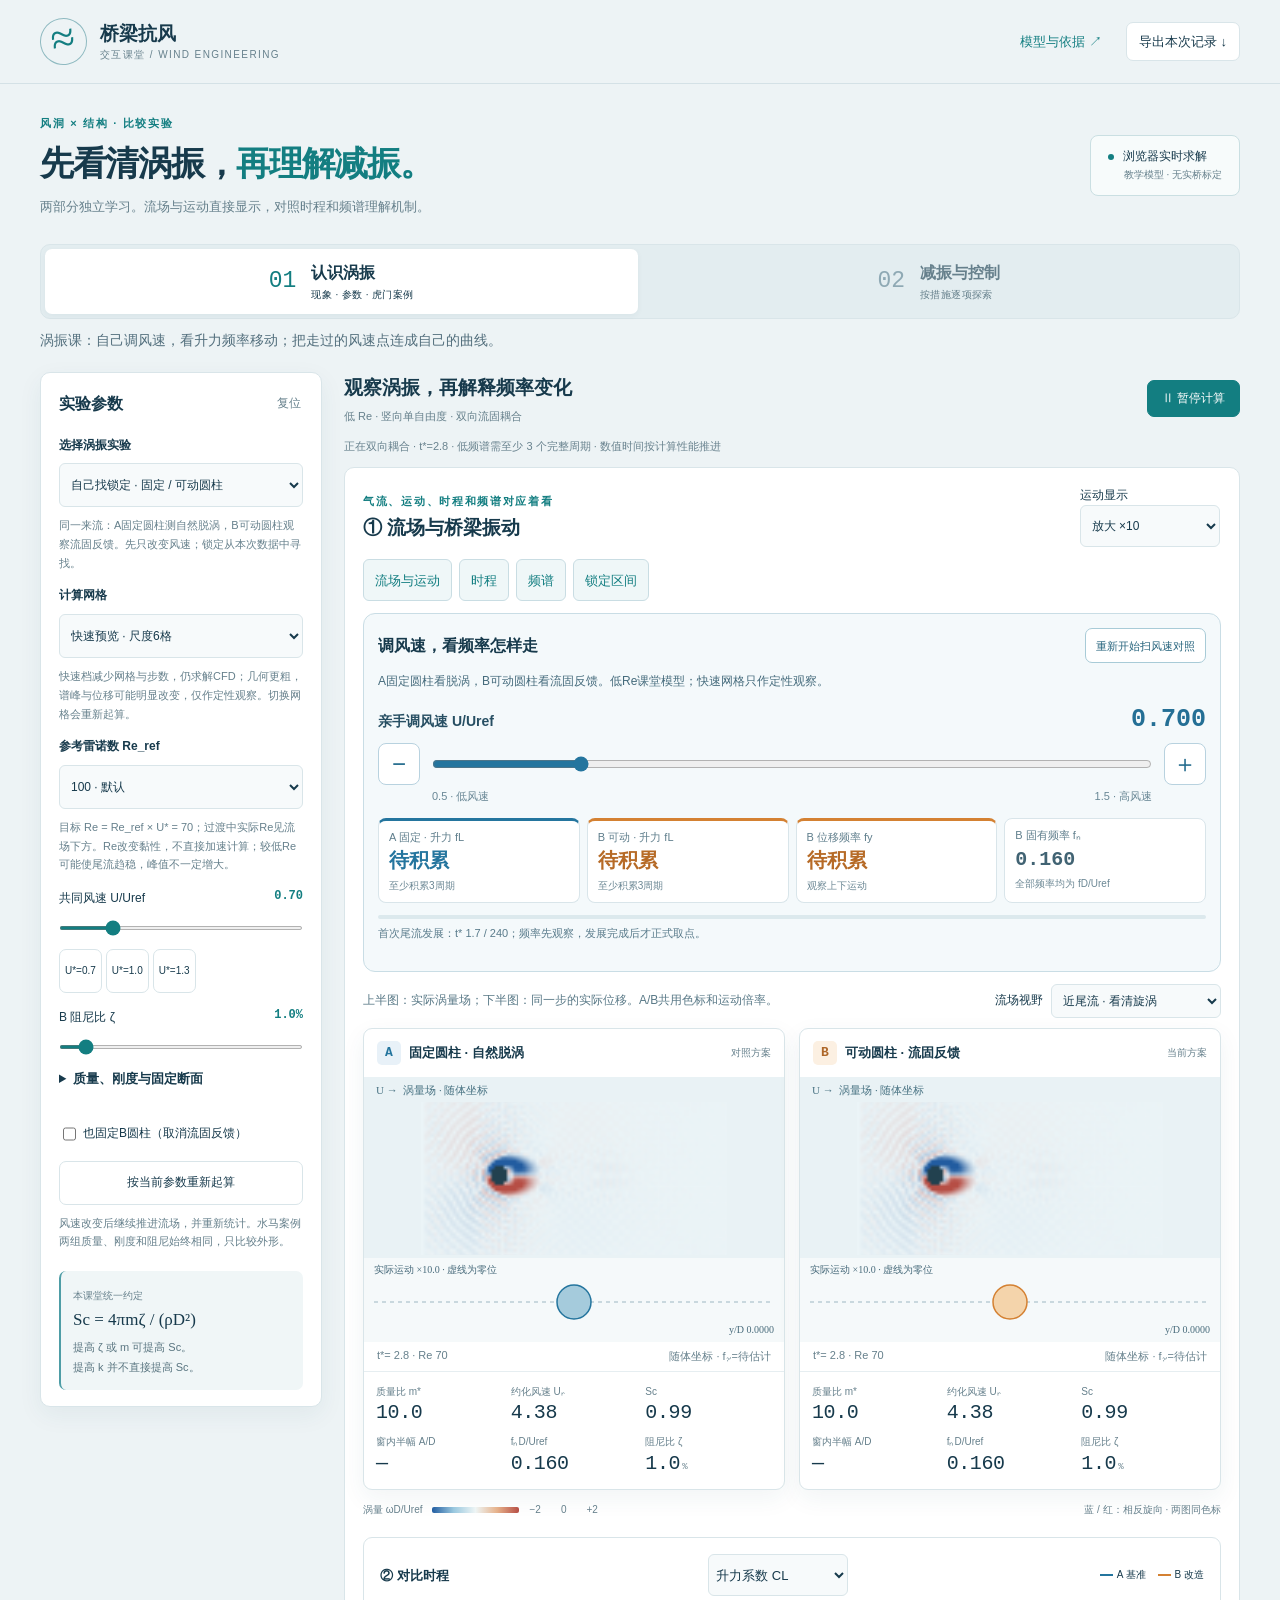
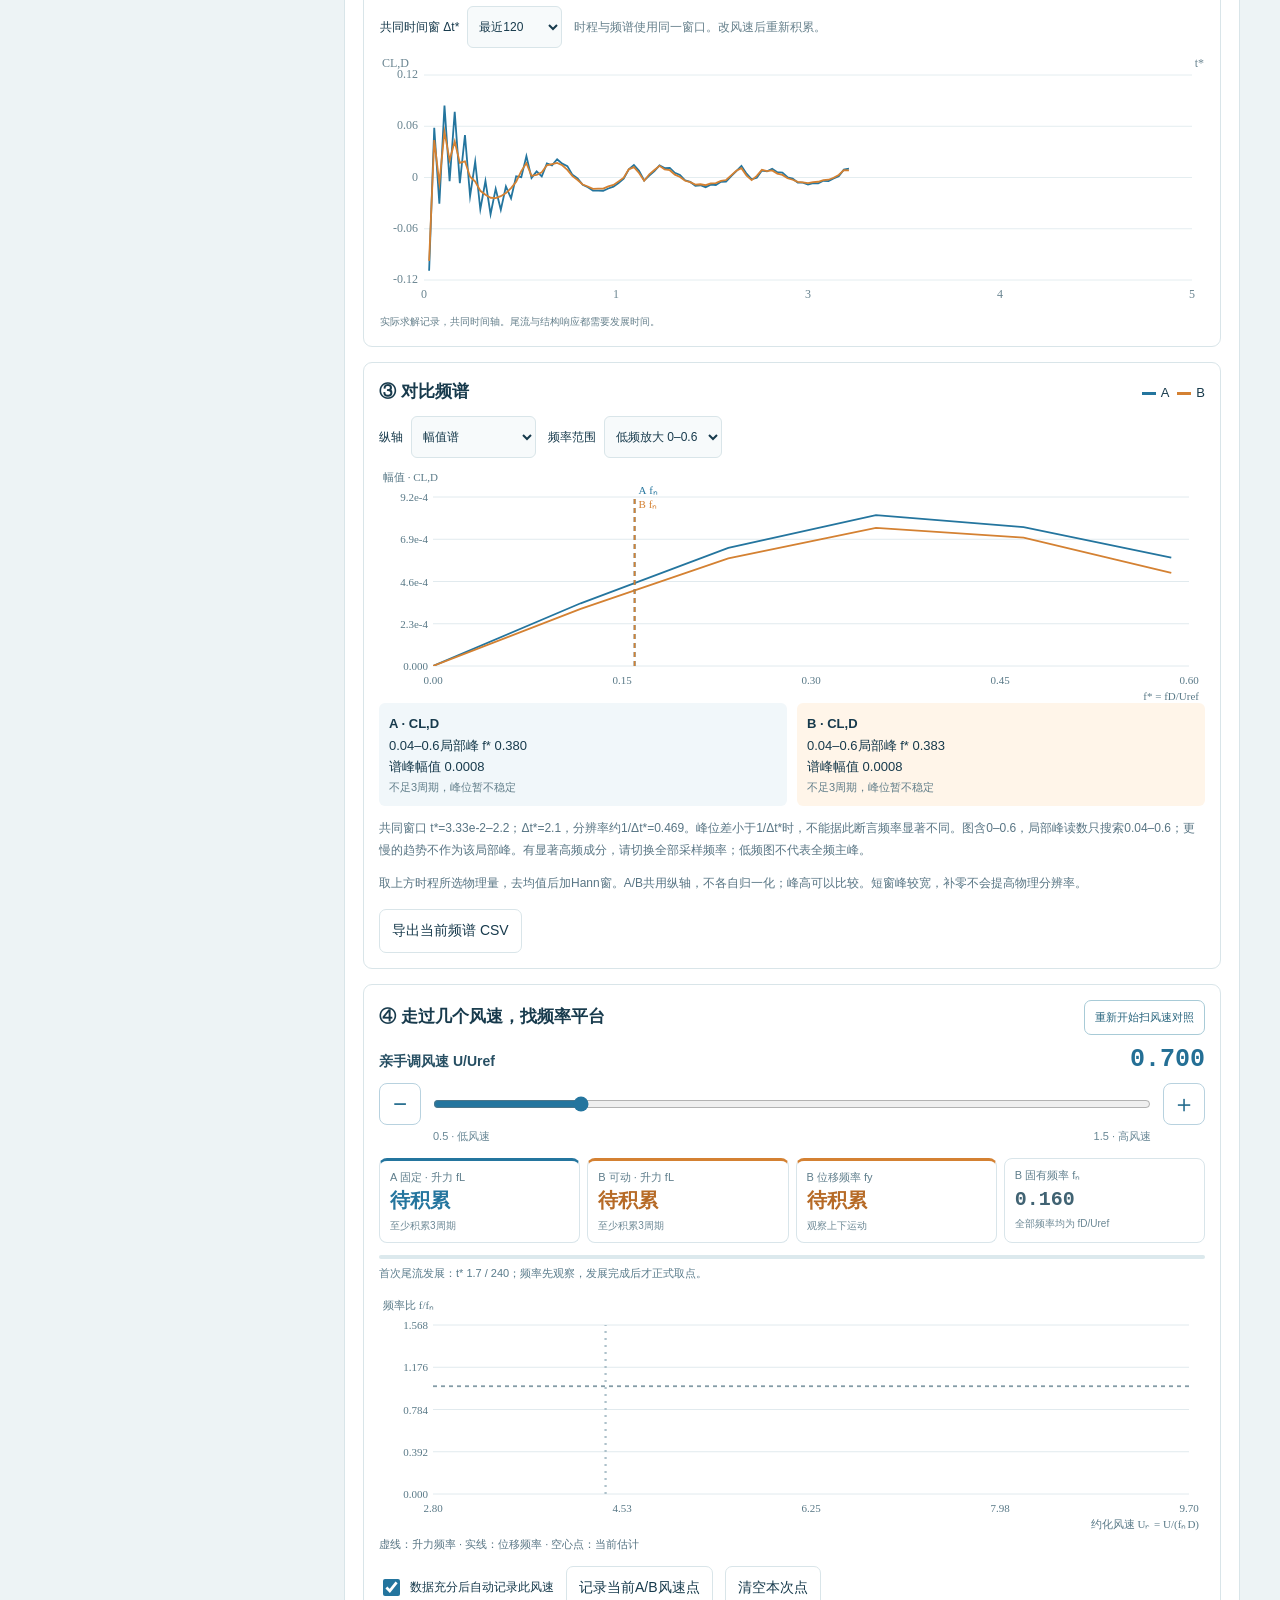
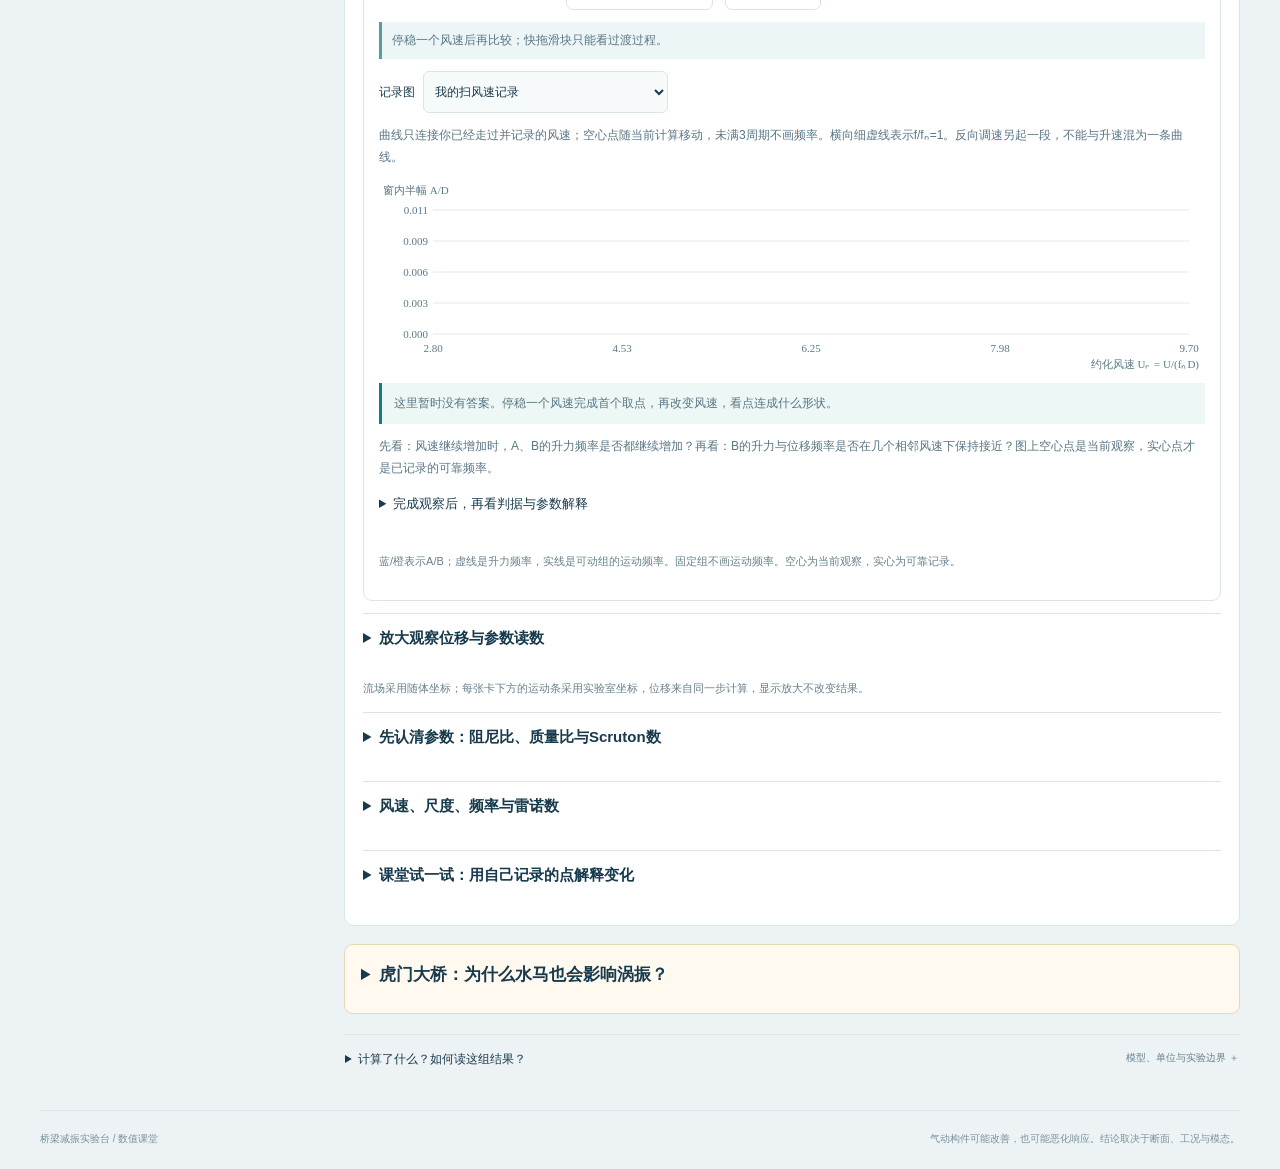
<file: index.html>
<!doctype html>
<html lang="zh-CN"><head><meta charset="UTF-8"><meta name="viewport" content="width=device-width,initial-scale=1"><meta name="description" content="桥梁抗风课堂的实时二维流场、梁有限元与涡振流固耦合比较实验。"><title>认识涡振 · 桥梁抗风交互课堂</title><link rel="stylesheet" href="style.css?v=20261027f"><link rel="stylesheet" href="active.css?v=20261027f"><link rel="stylesheet" href="spatial.css?v=20261027f"></head><body data-entry-mode="viv">
<header><a class="brand" href="./"><span class="brandmark">≈</span><span>桥梁抗风<span class="brand-sub">交互课堂 / WIND ENGINEERING</span></span></a><div class="top-actions"><a href="evidence.html" target="_blank">模型与依据 ↗</a><button id="export">导出本次记录 ↓</button></div></header>
<main><div class="intro"><div><p class="eyebrow">风洞 × 结构 · 比较实验</p><h1>先看清涡振，<em>再理解减振。</em></h1><p>两部分独立学习。流场与运动直接显示，对照时程和频谱理解机制。</p></div><div class="model-badge"><span class="live-dot"></span>浏览器实时求解<small>教学模型 · 无实桥标定</small></div></div>
<nav class="tabs course-tabs" aria-label="课程两部分"><button data-course="viv" class="active"><b>01</b><span>认识涡振<small>现象 · 参数 · 虎门案例</small></span></button><button data-course="mitigation"><b>02</b><span>减振与控制<small>按措施逐项探索</small></span></button></nav>
<nav id="mitigation-nav" class="subtabs" aria-label="选择减振方法" hidden><button data-mode="flow">气动措施</button><button data-mode="structure">阻尼与 TMD</button><button data-mode="spatial">空间索系</button><button data-mode="active">主动控制</button></nav>
<p id="course-intro" class="course-intro">先改变一个参数，观察位移与频率；再讨论为什么。</p>
<div class="mobile-tools"><button id="mobile-params" aria-expanded="false">调参数</button><button id="mobile-play">暂停 / 继续</button><button id="mobile-top">看运动</button></div>
<div class="workbench"><aside class="control-panel" id="main-controls"><button id="close-params" class="close-params">收起参数 ×</button>
<div class="panel-heading"><span class="label-b">B</span><h2>改造方案</h2><button id="reset" class="quiet">复位</button></div>
<section id="flow-controls"><label class="control-title" for="baseline">A 组对照断面</label><select id="baseline"><option value="rectangle">矩形箱梁 · 综合对照</option><option value="matched" selected>匹配流线母型 · 隔离附件影响</option></select><p id="baseline-note" class="helper"></p><label class="control-title" for="shape">选择断面或附属构件</label><div class="shape-grid" id="shape-grid"></div><p id="shape-note" class="helper"></p><label id="coarse-attachment-row" class="check" hidden><input type="checkbox" id="coarse-attachment"> 运行放大构件数值示教（非实桥比例）</label><div id="stabilizer-options"><label class="control-title" for="stabilizer-position">中央稳定板布置</label><select id="stabilizer-position"><option value="upper">上中央 · 桥面中线</option><option value="lower">下中央 · 梁底中线</option><option value="both">上、下中央组合</option></select></div><label class="range-label" for="re">雷诺数 Re <output id="re-out">160</output></label><input id="re" type="range" min="60" max="220" step="20" value="160"><p class="helper">两组同一 Re、入口与网格。低 Re 用于分离流动示教；改变断面会重新启动两组实验。</p><label class="range-label" for="wind">映射风速 U <output id="wind-out">6.25 m/s</output></label><input id="wind" type="range" min="2" max="16" step=".25" value="6.25"><p class="helper">用于把 CFD 系数映射为示例桥梁荷载；固定 Re 改 U 同时改变等效黏度，非真实空气扫风速。</p><label class="control-title" for="field">流场显示</label><select id="field"><option value="omega">涡量 ωD/U</option><option value="pressure">压力系数 Cp</option><option value="speed">速度 |u|/U</option></select></section>
<section id="structure-controls" hidden><label class="control-title" for="device">减振装置</label><select id="device"><option value="none">不加装置</option><option value="viscous">附加黏滞阻尼（模态等效）</option><option value="tmd">调谐质量阻尼器 TMD</option></select><div id="viscous-control" hidden><label class="range-label" for="extra-damping">附加阻尼比 <output id="extra-damping-out">1.0%</output></label><input id="extra-damping" type="range" min="0" max="4" step=".1" value="1"></div><div id="tmd-controls" hidden><label class="range-label" for="tmd-mass">TMD 质量比 μ <output id="tmd-mass-out">2.0%</output></label><input id="tmd-mass" type="range" min=".5" max="5" step=".5" value="2"><label class="range-label" for="tmd-tune">调谐比 fₜ/f₁ <output id="tmd-tune-out">1.00</output></label><input id="tmd-tune" type="range" min=".7" max="1.3" step=".02" value="1"></div><label class="range-label" for="damping">结构阻尼比 ζ <output id="damping-out">0.50%</output></label><input id="damping" type="range" min=".1" max="4" step=".1" value=".5"><label class="range-label" for="stiffness">梁弯曲刚度 EI <output id="stiffness-out">1.00 ×</output></label><input id="stiffness" type="range" min=".5" max="3" step=".1" value="1"><label class="range-label" for="mass">单位长度质量 m <output id="mass-out">1.00 ×</output></label><input id="mass" type="range" min=".5" max="2" step=".1" value="1"><p class="helper">改变刚度或质量时保持输入阻尼比 ζ；不是保持阻尼系数 c。</p><div hidden><label class="check"><input type="checkbox" id="cross-cable"> 交叉索体系 · 等效约束</label><label class="check"><input type="checkbox" id="wind-cable"> 抗风索 · 等效约束</label><p class="helper">本页仅求竖弯。索以示例节点弹簧进入刚度矩阵；不计算真实预张力、侧向与扭转稳定性。</p></div><p class="helper">抗风索、交叉吊索与中央扣请在“空间索系”子页观察三维连接与振型。</p><label class="range-label" for="struct-wind">共同来流 U <output id="struct-wind-out">6.25 m/s</output></label><input id="struct-wind" type="range" min="1" max="24" step=".05" value="6.25"><div class="preset-row"><button id="preset-damping">只增阻尼</button><button id="preset-stiffness">只增刚度</button><button id="preset-tmd">TMD 调谐</button></div></section>
<section id="viv-controls" hidden><label class="control-title" for="viv-case">选择涡振实验</label><select id="viv-case"><option value="lockin" selected>自己找锁定 · 固定 / 可动圆柱</option><option value="bridge">流线箱梁 · 改阻尼</option><option value="waterbarrier">流线箱梁 · 加连续水马</option><option value="cylinder">圆柱 · 机理对照</option></select><p id="viv-case-note" class="helper"></p><label class="control-title" for="viv-resolution">计算网格</label><select id="viv-resolution"><option value="8">标准 · 尺度8格</option><option value="6" selected>快速预览 · 尺度6格</option></select><p class="helper">快速档减少网格与步数，仍求解CFD；几何更粗，谱峰与位移可能明显改变，仅作定性观察。切换网格会重新起算。</p><label class="control-title" for="viv-re-ref">参考雷诺数 Re_ref</label><select id="viv-re-ref"><option value="60">60 · 较强黏性</option><option value="80">80</option><option value="100" selected>100 · 默认</option><option value="120">120</option></select><p id="viv-re-note" class="helper"></p><label class="range-label" for="viv-u">共同风速 U/Uref <output id="viv-u-out">1.00</output></label><input id="viv-u" type="range" min=".5" max="1.5" step=".025" value=".7"><div class="preset-row"><button data-viv-speed=".7">U*=0.7</button><button data-viv-speed="1">U*=1.0</button><button data-viv-speed="1.3">U*=1.3</button></div><div class="viv-struct-adjust"><label class="range-label" for="viv-zeta">B 阻尼比 ζ <output id="viv-zeta-out">4.0%</output></label><input id="viv-zeta" type="range" min=".2" max="10" step=".2" value="1"><details class="parameter-detail"><summary>质量、刚度与固定断面</summary><label class="range-label" for="viv-mass">B 质量参数 m* <output id="viv-mass-out">10</output></label><input id="viv-mass" type="range" min="10" max="28" step="2" value="10"><label class="range-label" for="viv-stiffness">B 刚度 k/k₀ <output id="viv-stiffness-out">1.00</output></label><input id="viv-stiffness" type="range" min=".7" max="2" step=".1" value="1"><p id="viv-mass-note" class="helper"></p></details></div><label class="check"><input type="checkbox" id="viv-fixed"> <span id="viv-fixed-label">也固定B圆柱（取消流固反馈）</span></label><button id="viv-restart" class="wide-btn">按当前参数重新起算</button><p class="helper">风速改变后继续推进流场，并重新统计。水马案例两组质量、刚度和阻尼始终相同，只比较外形。</p></section>
<div class="formula"><small>本课堂统一约定</small><strong>Sc = 4πmζ / (ρD²)</strong><span>提高 ζ 或 m 可提高 Sc。<br>提高 k 并不直接提高 Sc。</span></div>
</aside><div class="experiment"><div class="experiment-toolbar"><div><h2 id="experiment-title">同一来流，两种断面</h2><p id="experiment-subtitle">定截面二维 CFD → 单向驱动梁 FEM · 固定相同色标</p></div><button id="play" class="play">Ⅱ 暂停计算</button></div>
<div id="status" class="status" role="status">正在初始化流场…</div>
<section id="section-details" class="section-details" aria-label="桥梁断面构造放大图"><div class="section-heading"><h3>先看清构造，再比较流场</h3><span>横桥向剖面 · 桥梁纵向垂直屏幕</span></div><div class="section-detail-pair"><div id="section-a"></div><div id="section-b"></div></div><p id="section-explanation"></p><p class="section-resolution">下图 CFD 使用同一几何生成固壁网格。小圆、薄板和通道为粗网格示教适当放大，非施工尺寸。</p></section><div class="pair"><article class="view-card"><div class="view-heading"><span class="label-a">A</span><h3 id="title-a">基准箱梁</h3><span id="meta-a">原始方案</span></div><canvas id="view-a" aria-label="基准方案流场或结构变形"></canvas><div class="view-footer"><span id="time-a">t*=0</span><span id="view-label-a">实时涡量场</span></div><div class="metrics" id="metrics-a"></div></article><article class="view-card"><div class="view-heading"><span class="label-b">B</span><h3 id="title-b">中央稳定板</h3><span id="meta-b">改造方案</span></div><canvas id="view-b" aria-label="改造方案流场或结构变形"></canvas><div class="view-footer"><span id="time-b">t*=0</span><span id="view-label-b">实时涡量场</span></div><div class="metrics" id="metrics-b"></div></article></div>
<div class="legend-row"><span id="legend-caption">涡量 ωD/U</span><span class="ramp"></span><span id="legend-scale">−2　　0　　+2</span><span class="legend-note" id="scale-note">蓝 / 红：相反旋向 · 两图同色标</span></div>
<div class="analysis-grid"><article class="plot-card"><div class="plot-heading"><h3 id="chart-title">升力波动与响应</h3><div class="line-legend"><span class="a-line">A 基准</span><span class="b-line">B 改造</span></div></div><canvas id="chart" aria-label="两组实验的数值比较曲线"></canvas><p id="chart-caption">尾流需要发展时间。图中记录均来自正在推进的求解器。</p></article><article class="reading"><span class="eyebrow">从结果解释机制</span><h3 id="insight-title">先改变尾流，再讨论减振</h3><p id="insight"></p><div id="comparison" class="comparison">正在积累共同统计窗口</div><p id="comparison-note" class="helper"></p></article></div>
<details class="method"><summary>计算了什么？如何读这组结果？<span>模型、单位与实验边界 ＋</span></summary><div id="method-content"></div><p><a href="evidence.html" target="_blank">查看文献依据与更完整的教学说明 ↗</a></p></details>
</div></div><footer><span>桥梁减振实验台 / 数值课堂</span><span>气动构件可能改善，也可能恶化响应。结论取决于断面、工况与模态。</span></footer></main><div id="toast" role="status"></div>
<script src="section-geometry.js?v=20261024f"></script><script src="structure.js"></script><script src="viv-analysis.js?v=20261027f"></script><script src="spectrum.js?v=20261027f"></script><script src="active-control.js?v=20261027f"></script><script src="active-ui.js?v=20261027f"></script><script src="spatial-model.js?v=20261027f"></script><script src="spatial-ui.js?v=20261027f"></script><script src="section-reference.js?v=20261027f"></script><script src="learning.js?v=20261027f"></script><script src="lockin-reference.js?v=20261027f"></script><script src="viv-dashboard.js?v=20261027f"></script><script src="app.js?v=20261027f"></script></body></html>
</file>
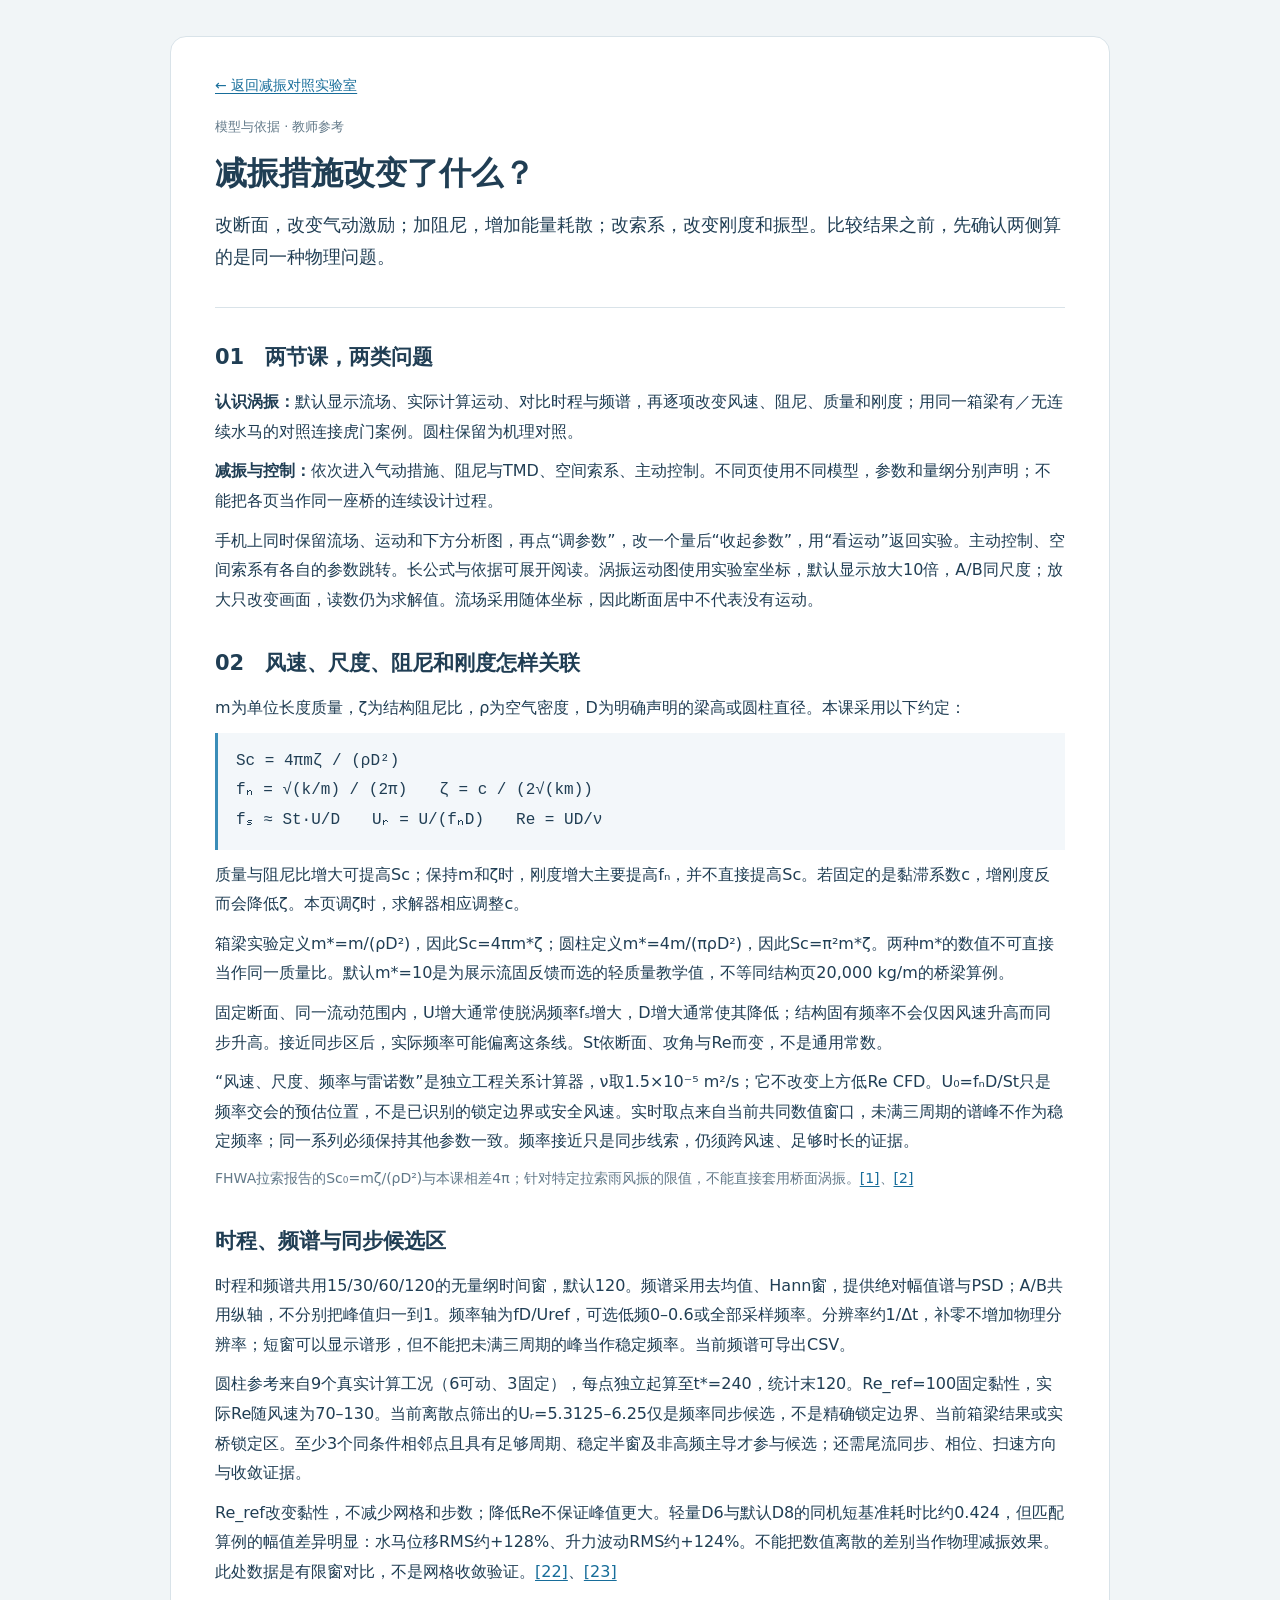
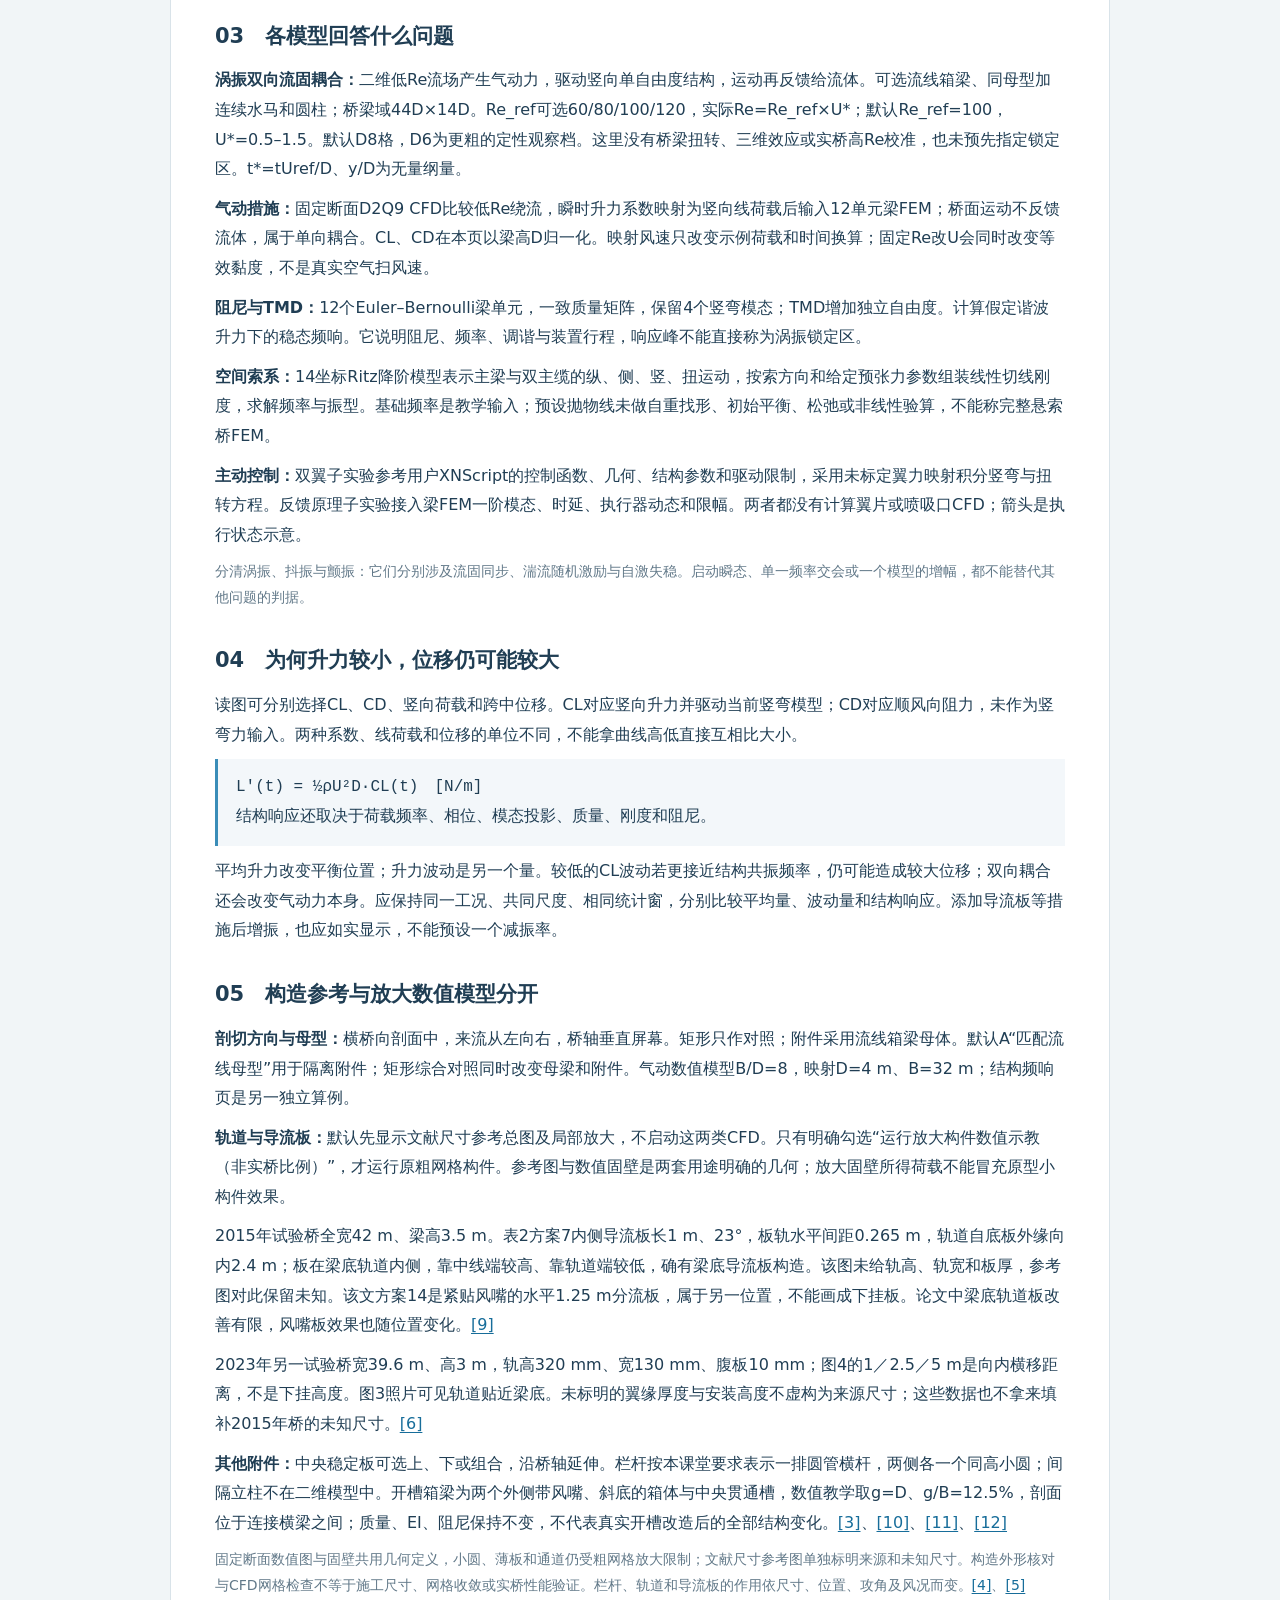
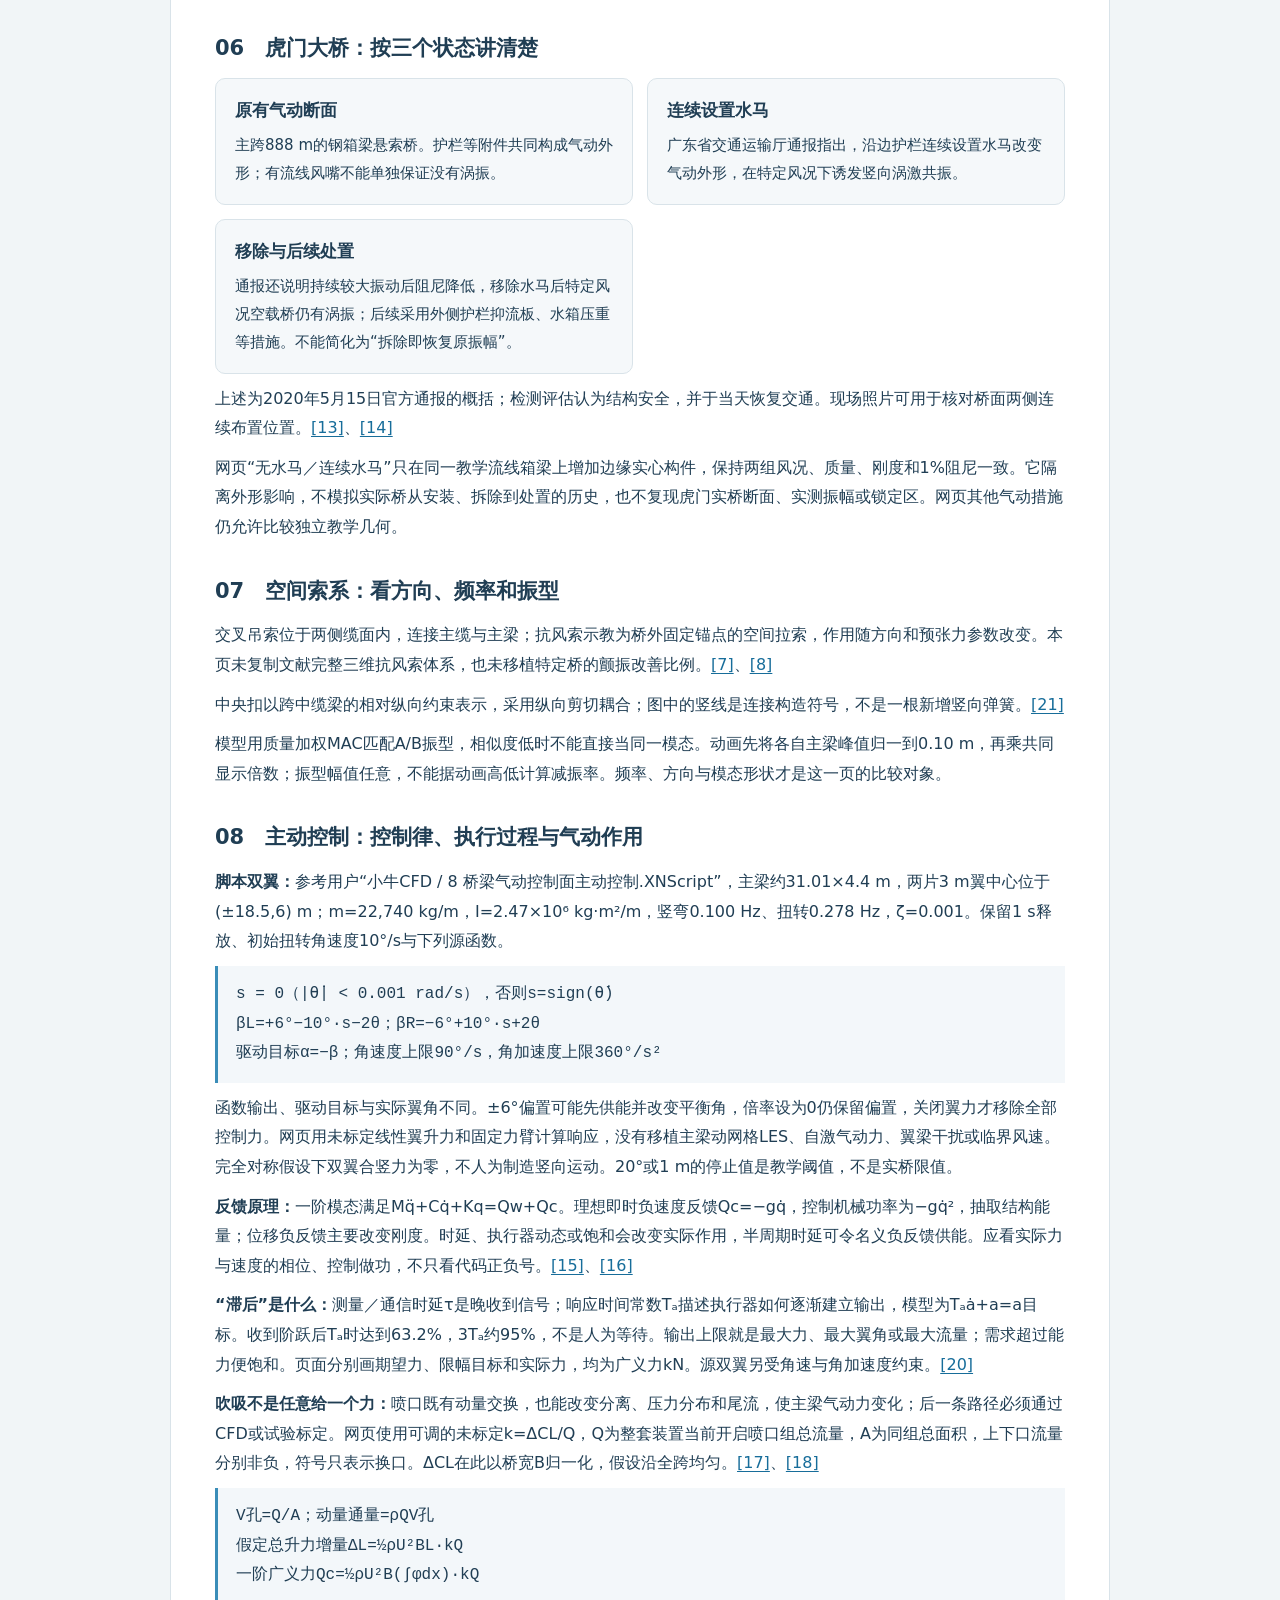
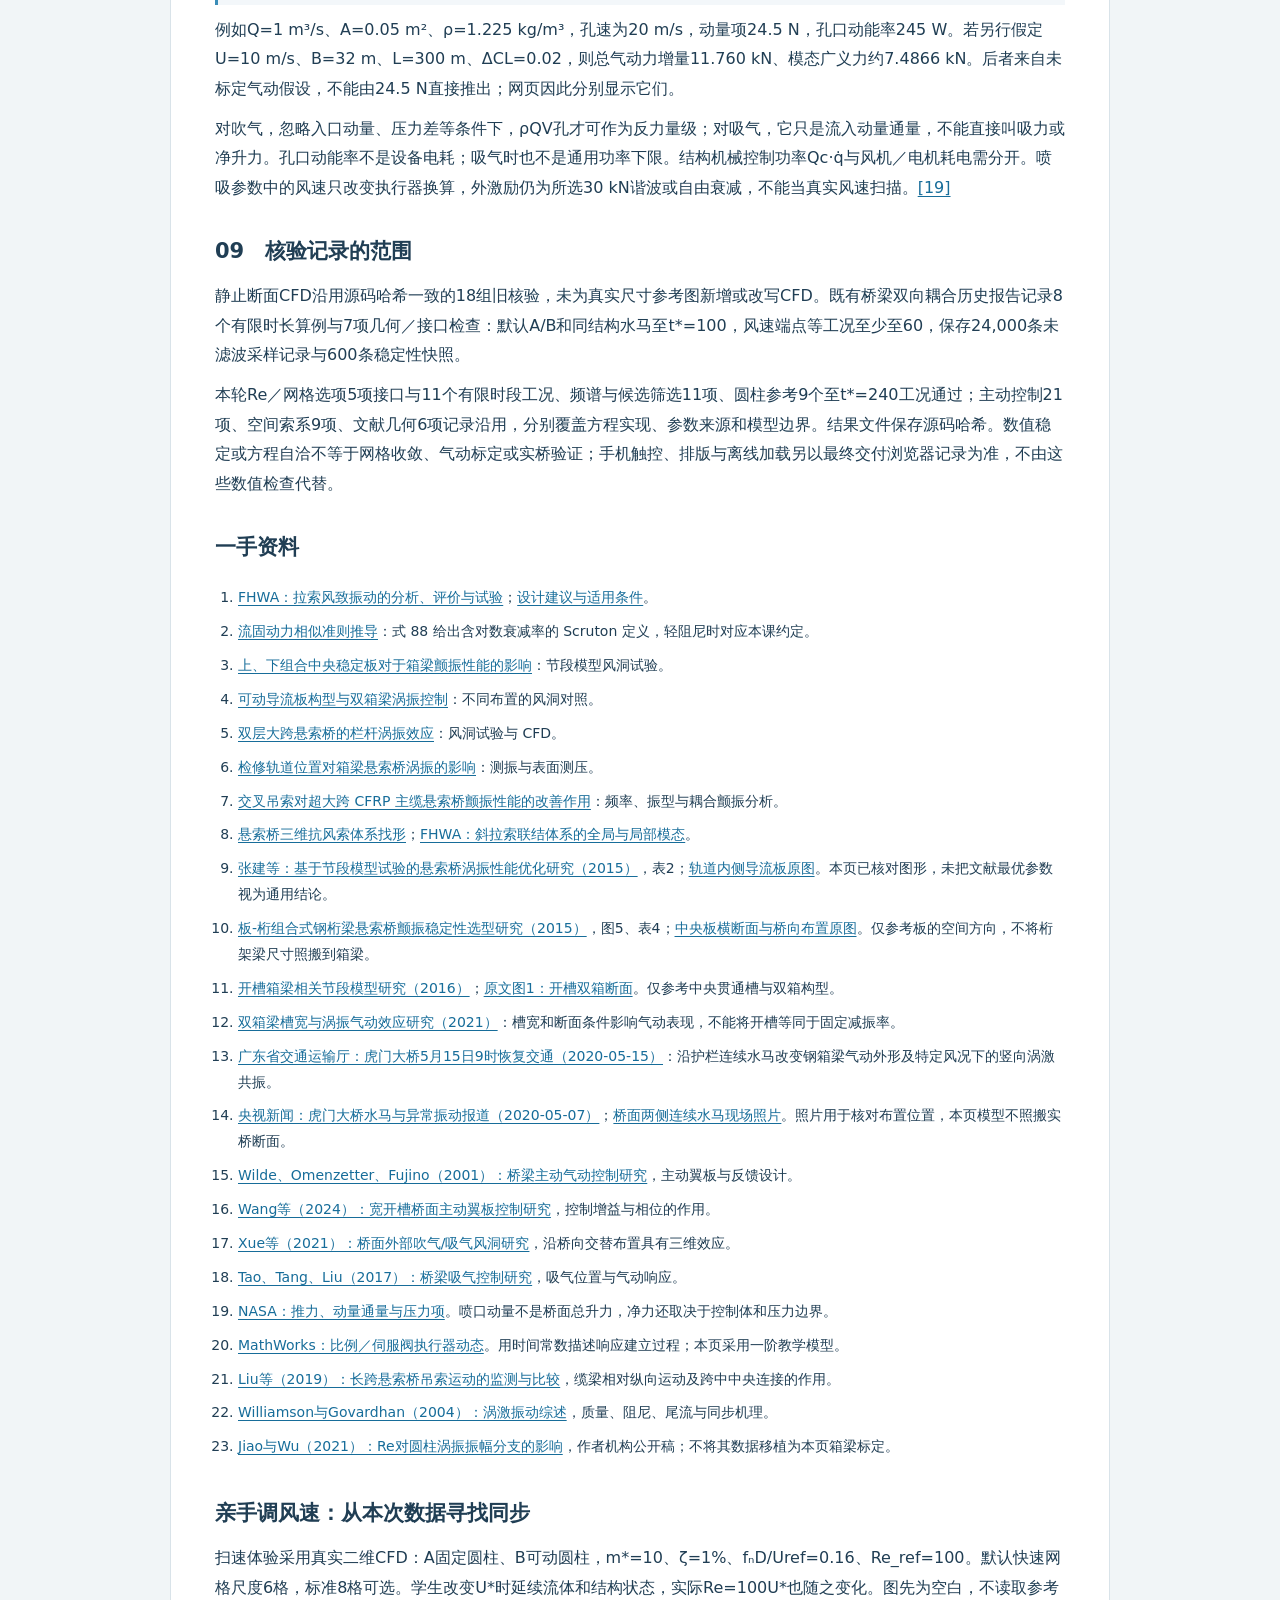
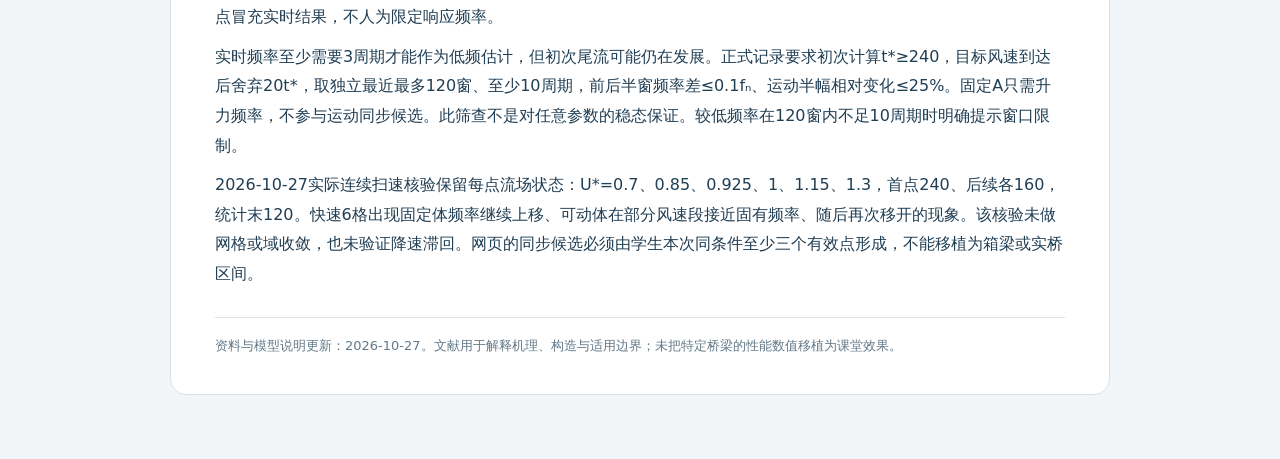
<file: evidence.html>
<!doctype html>
<html lang="zh-CN">
<head>
  <meta charset="utf-8">
  <meta name="viewport" content="width=device-width,initial-scale=1">
  <meta name="color-scheme" content="light">
  <title>模型与依据 · 桥梁减振对照实验室</title>
  <style>
    :root{--ink:#203e54;--muted:#627989;--line:#d9e3e9;--blue:#176d9a;--paper:#fff;--bg:#f1f5f7}
    *{box-sizing:border-box}body{margin:0;background:var(--bg);color:var(--ink);font:16px/1.85 system-ui,-apple-system,"Segoe UI","Microsoft YaHei",sans-serif}main{max-width:940px;margin:36px auto 64px;padding:36px 44px;background:var(--paper);border:1px solid var(--line);border-radius:16px}nav{font-size:14px}a{color:var(--blue);text-underline-offset:3px}a:focus-visible{outline:3px solid #75b9de;outline-offset:4px}header{border-bottom:1px solid var(--line);padding:16px 0 24px}h1{font-size:32px;line-height:1.3;margin:14px 0}h2{font-size:21px;margin:30px 0 10px}p{margin:10px 0}.lead{font-size:18px;line-height:1.8}.eyebrow,footer{font-size:13px;color:var(--muted)}.formula{padding:14px 18px;border-left:3px solid #3a8db8;background:#f3f7fa;overflow-wrap:anywhere;font-family:ui-monospace,"Cascadia Code",Consolas,monospace}.grid{display:grid;grid-template-columns:1fr 1fr;gap:14px}.card{padding:16px 19px;background:#f5f8fa;border:1px solid var(--line);border-radius:10px}.card h3{font-size:17px;margin:0 0 6px}.card p{font-size:15px;margin:0}.source-list{padding-left:23px;font-size:14px}.source-list li{padding:4px 0}.note{font-size:14px;color:var(--muted)}footer{margin-top:28px;padding-top:16px;border-top:1px solid var(--line)}@media(max-width:650px){main{margin:0;border:0;border-radius:0;padding:24px 20px 40px}h1{font-size:27px}.grid{grid-template-columns:1fr}body{font-size:15px}}
  </style>
</head>
<body>
<main>
  <nav><a href="index.html">← 返回减振对照实验室</a></nav>
  <header>
    <div class="eyebrow">模型与依据 · 教师参考</div>
    <h1>减振措施改变了什么？</h1>
    <p class="lead">改断面，改变气动激励；加阻尼，增加能量耗散；改索系，改变刚度和振型。比较结果之前，先确认两侧算的是同一种物理问题。</p>
  </header>

  <section aria-labelledby="courses">
    <h2 id="courses">01　两节课，两类问题</h2>
    <p><strong>认识涡振：</strong>默认显示流场、实际计算运动、对比时程与频谱，再逐项改变风速、阻尼、质量和刚度；用同一箱梁有／无连续水马的对照连接虎门案例。圆柱保留为机理对照。</p>
    <p><strong>减振与控制：</strong>依次进入气动措施、阻尼与TMD、空间索系、主动控制。不同页使用不同模型，参数和量纲分别声明；不能把各页当作同一座桥的连续设计过程。</p>
    <p>手机上同时保留流场、运动和下方分析图，再点“调参数”，改一个量后“收起参数”，用“看运动”返回实验。主动控制、空间索系有各自的参数跳转。长公式与依据可展开阅读。涡振运动图使用实验室坐标，默认显示放大10倍，A/B同尺度；放大只改变画面，读数仍为求解值。流场采用随体坐标，因此断面居中不代表没有运动。</p>
  </section>

  <section aria-labelledby="scruton">
    <h2 id="scruton">02　风速、尺度、阻尼和刚度怎样关联</h2>
    <p>m为单位长度质量，ζ为结构阻尼比，ρ为空气密度，D为明确声明的梁高或圆柱直径。本课采用以下约定：</p>
    <div class="formula">Sc = 4πmζ / (ρD²)<br>fₙ = √(k/m) / (2π)　　ζ = c / (2√(km))<br>fₛ ≈ St·U/D　　Uᵣ = U/(fₙD)　　Re = UD/ν</div>
    <p>质量与阻尼比增大可提高Sc；保持m和ζ时，刚度增大主要提高fₙ，并不直接提高Sc。若固定的是黏滞系数c，增刚度反而会降低ζ。本页调ζ时，求解器相应调整c。</p>
    <p>箱梁实验定义m*=m/(ρD²)，因此Sc=4πm*ζ；圆柱定义m*=4m/(πρD²)，因此Sc=π²m*ζ。两种m*的数值不可直接当作同一质量比。默认m*=10是为展示流固反馈而选的轻质量教学值，不等同结构页20,000 kg/m的桥梁算例。</p>
    <p>固定断面、同一流动范围内，U增大通常使脱涡频率fₛ增大，D增大通常使其降低；结构固有频率不会仅因风速升高而同步升高。接近同步区后，实际频率可能偏离这条线。St依断面、攻角与Re而变，不是通用常数。</p>
    <p>“风速、尺度、频率与雷诺数”是独立工程关系计算器，ν取1.5×10⁻⁵ m²/s；它不改变上方低Re CFD。U₀=fₙD/St只是频率交会的预估位置，不是已识别的锁定边界或安全风速。实时取点来自当前共同数值窗口，未满三周期的谱峰不作为稳定频率；同一系列必须保持其他参数一致。频率接近只是同步线索，仍须跨风速、足够时长的证据。</p>
    <p class="note">FHWA拉索报告的Sc₀=mζ/(ρD²)与本课相差4π；针对特定拉索雨风振的限值，不能直接套用桥面涡振。<a href="#ref1">[1]</a>、<a href="#ref2">[2]</a></p>
  </section>

  <section aria-labelledby="spectra">
    <h2 id="spectra">时程、频谱与同步候选区</h2>
    <p>时程和频谱共用15/30/60/120的无量纲时间窗，默认120。频谱采用去均值、Hann窗，提供绝对幅值谱与PSD；A/B共用纵轴，不分别把峰值归一到1。频率轴为fD/Uref，可选低频0–0.6或全部采样频率。分辨率约1/Δt，补零不增加物理分辨率；短窗可以显示谱形，但不能把未满三周期的峰当作稳定频率。当前频谱可导出CSV。</p>
    <p>圆柱参考来自9个真实计算工况（6可动、3固定），每点独立起算至t*=240，统计末120。Re_ref=100固定黏性，实际Re随风速为70–130。当前离散点筛出的Uᵣ=5.3125–6.25仅是频率同步候选，不是精确锁定边界、当前箱梁结果或实桥锁定区。至少3个同条件相邻点且具有足够周期、稳定半窗及非高频主导才参与候选；还需尾流同步、相位、扫速方向与收敛证据。</p>
    <p>Re_ref改变黏性，不减少网格和步数；降低Re不保证峰值更大。轻量D6与默认D8的同机短基准耗时比约0.424，但匹配算例的幅值差异明显：水马位移RMS约+128%、升力波动RMS约+124%。不能把数值离散的差别当作物理减振效果。此处数据是有限窗对比，不是网格收敛验证。<a href="#ref22">[22]</a>、<a href="#ref23">[23]</a></p>
  </section>

  <section aria-labelledby="models">
    <h2 id="models">03　各模型回答什么问题</h2>
    <p><strong>涡振双向流固耦合：</strong>二维低Re流场产生气动力，驱动竖向单自由度结构，运动再反馈给流体。可选流线箱梁、同母型加连续水马和圆柱；桥梁域44D×14D。Re_ref可选60/80/100/120，实际Re=Re_ref×U*；默认Re_ref=100，U*=0.5–1.5。默认D8格，D6为更粗的定性观察档。这里没有桥梁扭转、三维效应或实桥高Re校准，也未预先指定锁定区。t*=tUref/D、y/D为无量纲量。</p>
    <p><strong>气动措施：</strong>固定断面D2Q9 CFD比较低Re绕流，瞬时升力系数映射为竖向线荷载后输入12单元梁FEM；桥面运动不反馈流体，属于单向耦合。CL、CD在本页以梁高D归一化。映射风速只改变示例荷载和时间换算；固定Re改U会同时改变等效黏度，不是真实空气扫风速。</p>
    <p><strong>阻尼与TMD：</strong>12个Euler–Bernoulli梁单元，一致质量矩阵，保留4个竖弯模态；TMD增加独立自由度。计算假定谐波升力下的稳态频响。它说明阻尼、频率、调谐与装置行程，响应峰不能直接称为涡振锁定区。</p>
    <p><strong>空间索系：</strong>14坐标Ritz降阶模型表示主梁与双主缆的纵、侧、竖、扭运动，按索方向和给定预张力参数组装线性切线刚度，求解频率与振型。基础频率是教学输入；预设抛物线未做自重找形、初始平衡、松弛或非线性验算，不能称完整悬索桥FEM。</p>
    <p><strong>主动控制：</strong>双翼子实验参考用户XNScript的控制函数、几何、结构参数和驱动限制，采用未标定翼力映射积分竖弯与扭转方程。反馈原理子实验接入梁FEM一阶模态、时延、执行器动态和限幅。两者都没有计算翼片或喷吸口CFD；箭头是执行状态示意。</p>
    <p class="note">分清涡振、抖振与颤振：它们分别涉及流固同步、湍流随机激励与自激失稳。启动瞬态、单一频率交会或一个模型的增幅，都不能替代其他问题的判据。</p>
  </section>

  <section aria-labelledby="reading">
    <h2 id="reading">04　为何升力较小，位移仍可能较大</h2>
    <p>读图可分别选择CL、CD、竖向荷载和跨中位移。CL对应竖向升力并驱动当前竖弯模型；CD对应顺风向阻力，未作为竖弯力输入。两种系数、线荷载和位移的单位不同，不能拿曲线高低直接互相比大小。</p>
    <div class="formula">L′(t) = ½ρU²D·CL(t)　[N/m]<br>结构响应还取决于荷载频率、相位、模态投影、质量、刚度和阻尼。</div>
    <p>平均升力改变平衡位置；升力波动是另一个量。较低的CL波动若更接近结构共振频率，仍可能造成较大位移；双向耦合还会改变气动力本身。应保持同一工况、共同尺度、相同统计窗，分别比较平均量、波动量和结构响应。添加导流板等措施后增振，也应如实显示，不能预设一个减振率。</p>
  </section>

  <section aria-labelledby="section-construction">
    <h2 id="section-construction">05　构造参考与放大数值模型分开</h2>
    <p><strong>剖切方向与母型：</strong>横桥向剖面中，来流从左向右，桥轴垂直屏幕。矩形只作对照；附件采用流线箱梁母体。默认A“匹配流线母型”用于隔离附件；矩形综合对照同时改变母梁和附件。气动数值模型B/D=8，映射D=4 m、B=32 m；结构频响页是另一独立算例。</p>
    <p><strong>轨道与导流板：</strong>默认先显示文献尺寸参考总图及局部放大，不启动这两类CFD。只有明确勾选“运行放大构件数值示教（非实桥比例）”，才运行原粗网格构件。参考图与数值固壁是两套用途明确的几何；放大固壁所得荷载不能冒充原型小构件效果。</p>
    <p>2015年试验桥全宽42 m、梁高3.5 m。表2方案7内侧导流板长1 m、23°，板轨水平间距0.265 m，轨道自底板外缘向内2.4 m；板在梁底轨道内侧，靠中线端较高、靠轨道端较低，确有梁底导流板构造。该图未给轨高、轨宽和板厚，参考图对此保留未知。该文方案14是紧贴风嘴的水平1.25 m分流板，属于另一位置，不能画成下挂板。论文中梁底轨道板改善有限，风嘴板效果也随位置变化。<a href="#ref9">[9]</a></p>
    <p>2023年另一试验桥宽39.6 m、高3 m，轨高320 mm、宽130 mm、腹板10 mm；图4的1／2.5／5 m是向内横移距离，不是下挂高度。图3照片可见轨道贴近梁底。未标明的翼缘厚度与安装高度不虚构为来源尺寸；这些数据也不拿来填补2015年桥的未知尺寸。<a href="#ref6">[6]</a></p>
    <p><strong>其他附件：</strong>中央稳定板可选上、下或组合，沿桥轴延伸。栏杆按本课堂要求表示一排圆管横杆，两侧各一个同高小圆；间隔立柱不在二维模型中。开槽箱梁为两个外侧带风嘴、斜底的箱体与中央贯通槽，数值教学取g=D、g/B=12.5%，剖面位于连接横梁之间；质量、EI、阻尼保持不变，不代表真实开槽改造后的全部结构变化。<a href="#ref3">[3]</a>、<a href="#ref10">[10]</a>、<a href="#ref11">[11]</a>、<a href="#ref12">[12]</a></p>
    <p class="note">固定断面数值图与固壁共用几何定义，小圆、薄板和通道仍受粗网格放大限制；文献尺寸参考图单独标明来源和未知尺寸。构造外形核对与CFD网格检查不等于施工尺寸、网格收敛或实桥性能验证。栏杆、轨道和导流板的作用依尺寸、位置、攻角及风况而变。<a href="#ref4">[4]</a>、<a href="#ref5">[5]</a></p>
  </section>

  <section aria-labelledby="humen">
    <h2 id="humen">06　虎门大桥：按三个状态讲清楚</h2>
    <div class="grid">
      <article class="card"><h3>原有气动断面</h3><p>主跨888 m的钢箱梁悬索桥。护栏等附件共同构成气动外形；有流线风嘴不能单独保证没有涡振。</p></article>
      <article class="card"><h3>连续设置水马</h3><p>广东省交通运输厅通报指出，沿边护栏连续设置水马改变气动外形，在特定风况下诱发竖向涡激共振。</p></article>
      <article class="card"><h3>移除与后续处置</h3><p>通报还说明持续较大振动后阻尼降低，移除水马后特定风况空载桥仍有涡振；后续采用外侧护栏抑流板、水箱压重等措施。不能简化为“拆除即恢复原振幅”。</p></article>
    </div>
    <p>上述为2020年5月15日官方通报的概括；检测评估认为结构安全，并于当天恢复交通。现场照片可用于核对桥面两侧连续布置位置。<a href="#ref13">[13]</a>、<a href="#ref14">[14]</a></p>
    <p>网页“无水马／连续水马”只在同一教学流线箱梁上增加边缘实心构件，保持两组风况、质量、刚度和1%阻尼一致。它隔离外形影响，不模拟实际桥从安装、拆除到处置的历史，也不复现虎门实桥断面、实测振幅或锁定区。网页其他气动措施仍允许比较独立教学几何。</p>
  </section>

  <section aria-labelledby="spatial">
    <h2 id="spatial">07　空间索系：看方向、频率和振型</h2>
    <p>交叉吊索位于两侧缆面内，连接主缆与主梁；抗风索示教为桥外固定锚点的空间拉索，作用随方向和预张力参数改变。本页未复制文献完整三维抗风索体系，也未移植特定桥的颤振改善比例。<a href="#ref7">[7]</a>、<a href="#ref8">[8]</a></p>
    <p>中央扣以跨中缆梁的相对纵向约束表示，采用纵向剪切耦合；图中的竖线是连接构造符号，不是一根新增竖向弹簧。<a href="#ref21">[21]</a></p>
    <p>模型用质量加权MAC匹配A/B振型，相似度低时不能直接当同一模态。动画先将各自主梁峰值归一到0.10 m，再乘共同显示倍数；振型幅值任意，不能据动画高低计算减振率。频率、方向与模态形状才是这一页的比较对象。</p>
  </section>

  <section aria-labelledby="active-controls">
    <h2 id="active-controls">08　主动控制：控制律、执行过程与气动作用</h2>
    <p><strong>脚本双翼：</strong>参考用户“小牛CFD / 8 桥梁气动控制面主动控制.XNScript”，主梁约31.01×4.4 m，两片3 m翼中心位于(±18.5,6) m；m=22,740 kg/m，I=2.47×10⁶ kg·m²/m，竖弯0.100 Hz、扭转0.278 Hz，ζ=0.001。保留1 s释放、初始扭转角速度10°/s与下列源函数。</p>
    <div class="formula">s = 0（|θ̇| &lt; 0.001 rad/s），否则s=sign(θ̇)<br>βL=+6°−10°·s−2θ；βR=−6°+10°·s+2θ<br>驱动目标α=−β；角速度上限90°/s，角加速度上限360°/s²</div>
    <p>函数输出、驱动目标与实际翼角不同。±6°偏置可能先供能并改变平衡角，倍率设为0仍保留偏置，关闭翼力才移除全部控制力。网页用未标定线性翼升力和固定力臂计算响应，没有移植主梁动网格LES、自激气动力、翼梁干扰或临界风速。完全对称假设下双翼合竖力为零，不人为制造竖向运动。20°或1 m的停止值是教学阈值，不是实桥限值。</p>
    <p><strong>反馈原理：</strong>一阶模态满足Mq̈+Cq̇+Kq=Qw+Qc。理想即时负速度反馈Qc=−gq̇，控制机械功率为−gq̇²，抽取结构能量；位移负反馈主要改变刚度。时延、执行器动态或饱和会改变实际作用，半周期时延可令名义负反馈供能。应看实际力与速度的相位、控制做功，不只看代码正负号。<a href="#ref15">[15]</a>、<a href="#ref16">[16]</a></p>
    <p><strong>“滞后”是什么：</strong>测量／通信时延τ是晚收到信号；响应时间常数Tₐ描述执行器如何逐渐建立输出，模型为Tₐȧ+a=a目标。收到阶跃后Tₐ时达到63.2%，3Tₐ约95%，不是人为等待。输出上限就是最大力、最大翼角或最大流量；需求超过能力便饱和。页面分别画期望力、限幅目标和实际力，均为广义力kN。源双翼另受角速与角加速度约束。<a href="#ref20">[20]</a></p>
    <p><strong>吹吸不是任意给一个力：</strong>喷口既有动量交换，也能改变分离、压力分布和尾流，使主梁气动力变化；后一条路径必须通过CFD或试验标定。网页使用可调的未标定k=ΔCL/Q，Q为整套装置当前开启喷口组总流量，A为同组总面积，上下口流量分别非负，符号只表示换口。ΔCL在此以桥宽B归一化，假设沿全跨均匀。<a href="#ref17">[17]</a>、<a href="#ref18">[18]</a></p>
    <div class="formula">V孔=Q/A；动量通量=ρQV孔<br>假定总升力增量ΔL=½ρU²BL·kQ<br>一阶广义力Qc=½ρU²B(∫φdx)·kQ</div>
    <p>例如Q=1 m³/s、A=0.05 m²、ρ=1.225 kg/m³，孔速为20 m/s，动量项24.5 N，孔口动能率245 W。若另行假定U=10 m/s、B=32 m、L=300 m、ΔCL=0.02，则总气动力增量11.760 kN、模态广义力约7.4866 kN。后者来自未标定气动假设，不能由24.5 N直接推出；网页因此分别显示它们。</p>
    <p>对吹气，忽略入口动量、压力差等条件下，ρQV孔才可作为反力量级；对吸气，它只是流入动量通量，不能直接叫吸力或净升力。孔口动能率不是设备电耗；吸气时也不是通用功率下限。结构机械控制功率Qc·q̇与风机／电机耗电需分开。喷吸参数中的风速只改变执行器换算，外激励仍为所选30 kN谐波或自由衰减，不能当真实风速扫描。<a href="#ref19">[19]</a></p>
  </section>

  <section aria-labelledby="verification">
    <h2 id="verification">09　核验记录的范围</h2>
    <p>静止断面CFD沿用源码哈希一致的18组旧核验，未为真实尺寸参考图新增或改写CFD。既有桥梁双向耦合历史报告记录8个有限时长算例与7项几何／接口检查：默认A/B和同结构水马至t*=100，风速端点等工况至少至60，保存24,000条未滤波采样记录与600条稳定性快照。</p>
    <p>本轮Re／网格选项5项接口与11个有限时段工况、频谱与候选筛选11项、圆柱参考9个至t*=240工况通过；主动控制21项、空间索系9项、文献几何6项记录沿用，分别覆盖方程实现、参数来源和模型边界。结果文件保存源码哈希。数值稳定或方程自洽不等于网格收敛、气动标定或实桥验证；手机触控、排版与离线加载另以最终交付浏览器记录为准，不由这些数值检查代替。</p>
  </section>

  <section aria-labelledby="sources">
    <h2 id="sources">一手资料</h2>
    <ol class="source-list">
      <li id="ref1"><a href="https://www.fhwa.dot.gov/publications/research/infrastructure/bridge/05083/chap3.cfm" target="_blank" rel="noopener noreferrer">FHWA：拉索风致振动的分析、评价与试验</a>；<a href="https://www.fhwa.dot.gov/publications/research/infrastructure/bridge/05083/chap4.cfm" target="_blank" rel="noopener noreferrer">设计建议与适用条件</a>。</li>
      <li id="ref2"><a href="https://link.springer.com/article/10.1007/s43452-022-00547-w" target="_blank" rel="noopener noreferrer">流固动力相似准则推导</a>：式 88 给出含对数衰减率的 Scruton 定义，轻阻尼时对应本课约定。</li>
      <li id="ref3"><a href="https://zgglxb.chd.edu.cn/CN/Y2017/V30/I7/86" target="_blank" rel="noopener noreferrer">上、下组合中央稳定板对于箱梁颤振性能的影响</a>：节段模型风洞试验。</li>
      <li id="ref4"><a href="https://www.sciencedirect.com/science/article/pii/S0141029623001761" target="_blank" rel="noopener noreferrer">可动导流板构型与双箱梁涡振控制</a>：不同布置的风洞对照。</li>
      <li id="ref5"><a href="https://www.mdpi.com/2076-3417/13/16/9314" target="_blank" rel="noopener noreferrer">双层大跨悬索桥的栏杆涡振效应</a>：风洞试验与 CFD。</li>
      <li id="ref6"><a href="https://www.frontiersin.org/journals/built-environment/articles/10.3389/fbuil.2023.1264996/full" target="_blank" rel="noopener noreferrer">检修轨道位置对箱梁悬索桥涡振的影响</a>：测振与表面测压。</li>
      <li id="ref7"><a href="https://manu36.magtech.com.cn/Jwk_tmgcxb/CN/abstract/abstract348.shtml" target="_blank" rel="noopener noreferrer">交叉吊索对超大跨 CFRP 主缆悬索桥颤振性能的改善作用</a>：频率、振型与耦合颤振分析。</li>
      <li id="ref8"><a href="https://ascelibrary.org/doi/10.1061/%28ASCE%29BE.1943-5592.0001942" target="_blank" rel="noopener noreferrer">悬索桥三维抗风索体系找形</a>；<a href="https://www.fhwa.dot.gov/publications/research/infrastructure/bridge/05084/" target="_blank" rel="noopener noreferrer">FHWA：斜拉索联结体系的全局与局部模态</a>。</li>
      <li id="ref9"><a href="https://html.rhhz.net/SYLTLX/html/2015-2-48.htm" target="_blank" rel="noopener noreferrer">张建等：基于节段模型试验的悬索桥涡振性能优化研究（2015）</a>，表2；<a href="https://html.rhhz.net/SYLTLX/html/PIC/2015-2-48-T2.jpg" target="_blank" rel="noopener noreferrer">轨道内侧导流板原图</a>。本页已核对图形，未把文献最优参数视为通用结论。</li>
      <li id="ref10"><a href="https://html.rhhz.net/SYLTLX/html/2015-4-52.htm" target="_blank" rel="noopener noreferrer">板-桁组合式钢桁梁悬索桥颤振稳定性选型研究（2015）</a>，图5、表4；<a href="https://html.rhhz.net/SYLTLX/html/PIC/20150407-5.jpg" target="_blank" rel="noopener noreferrer">中央板横断面与桥向布置原图</a>。仅参考板的空间方向，不将桁架梁尺寸照搬到箱梁。</li>
      <li id="ref11"><a href="https://html.rhhz.net/SYLTLX/html/2016-1-68.htm" target="_blank" rel="noopener noreferrer">开槽箱梁相关节段模型研究（2016）</a>；<a href="https://html.rhhz.net/SYLTLX/html/PIC/2016-1-68-1.jpg" target="_blank" rel="noopener noreferrer">原文图1：开槽双箱断面</a>。仅参考中央贯通槽与双箱构型。</li>
      <li id="ref12"><a href="https://www.sciencedirect.com/science/article/pii/S0889974621001638" target="_blank" rel="noopener noreferrer">双箱梁槽宽与涡振气动效应研究（2021）</a>：槽宽和断面条件影响气动表现，不能将开槽等同于固定减振率。</li>
      <li id="ref13"><a href="https://td.gd.gov.cn/gkmlpt/content/2/2994/post_2994913.html?jump=false" target="_blank" rel="noopener noreferrer">广东省交通运输厅：虎门大桥5月15日9时恢复交通（2020-05-15）</a>：沿护栏连续水马改变钢箱梁气动外形及特定风况下的竖向涡激共振。</li>
      <li id="ref14"><a href="https://news.cctv.com/2020/05/07/ARTIDDEQRCHs9yC4O6yxHYtu200507.shtml" target="_blank" rel="noopener noreferrer">央视新闻：虎门大桥水马与异常振动报道（2020-05-07）</a>；<a href="https://p5.img.cctvpic.com/photoworkspace/contentimg/2020/05/07/2020050709100026661.jpg" target="_blank" rel="noopener noreferrer">桥面两侧连续水马现场照片</a>。照片用于核对布置位置，本页模型不照搬实桥断面。</li>
      <li id="ref15"><a href="https://ascelibrary.com/doi/10.1061/%28ASCE%290733-9399%282001%29127%3A1%2880%29" target="_blank" rel="noopener noreferrer">Wilde、Omenzetter、Fujino（2001）：桥梁主动气动控制研究</a>，主动翼板与反馈设计。</li>
      <li id="ref16"><a href="https://www.sciencedirect.com/science/article/pii/S0141029624000191" target="_blank" rel="noopener noreferrer">Wang等（2024）：宽开槽桥面主动翼板控制研究</a>，控制增益与相位的作用。</li>
      <li id="ref17"><a href="https://www.sciencedirect.com/science/article/pii/S016761052100146X" target="_blank" rel="noopener noreferrer">Xue等（2021）：桥面外部吹气/吸气风洞研究</a>，沿桥向交替布置具有三维效应。</li>
      <li id="ref18"><a href="https://hrcak.srce.hr/en/181509" target="_blank" rel="noopener noreferrer">Tao、Tang、Liu（2017）：桥梁吸气控制研究</a>，吸气位置与气动响应。</li>
      <li id="ref19"><a href="https://www1.grc.nasa.gov/beginners-guide-to-aeronautics/thrust-force/" target="_blank" rel="noopener noreferrer">NASA：推力、动量通量与压力项</a>。喷口动量不是桥面总升力，净力还取决于控制体和压力边界。</li>
      <li id="ref20"><a href="https://www.mathworks.com/help/hydro/ref/proportionalandservovalveactuator.html" target="_blank" rel="noopener noreferrer">MathWorks：比例／伺服阀执行器动态</a>。用时间常数描述响应建立过程；本页采用一阶教学模型。</li>
      <li id="ref21"><a href="https://ascelibrary.org/doi/abs/10.1061/%28ASCE%29BE.1943-5592.0001386" target="_blank" rel="noopener noreferrer">Liu等（2019）：长跨悬索桥吊索运动的监测与比较</a>，缆梁相对纵向运动及跨中中央连接的作用。</li>
      <li id="ref22"><a href="https://www.annualreviews.org/content/journals/10.1146/annurev.fluid.36.050802.122128" target="_blank" rel="noopener noreferrer">Williamson与Govardhan（2004）：涡激振动综述</a>，质量、阻尼、尾流与同步机理。</li>
      <li id="ref23"><a href="https://discovery.ucl.ac.uk/id/eprint/10129899/" target="_blank" rel="noopener noreferrer">Jiao与Wu（2021）：Re对圆柱涡振振幅分支的影响</a>，作者机构公开稿；不将其数据移植为本页箱梁标定。</li>
    </ol>
  </section>
  <section id="live-sweep-method"><h2>亲手调风速：从本次数据寻找同步</h2>
    <p>扫速体验采用真实二维CFD：A固定圆柱、B可动圆柱，m*=10、ζ=1%、fₙD/Uref=0.16、Re_ref=100。默认快速网格尺度6格，标准8格可选。学生改变U*时延续流体和结构状态，实际Re=100U*也随之变化。图先为空白，不读取参考点冒充实时结果，不人为限定响应频率。</p>
    <p>实时频率至少需要3周期才能作为低频估计，但初次尾流可能仍在发展。正式记录要求初次计算t*≥240，目标风速到达后舍弃20t*，取独立最近最多120窗、至少10周期，前后半窗频率差≤0.1fₙ、运动半幅相对变化≤25%。固定A只需升力频率，不参与运动同步候选。此筛查不是对任意参数的稳态保证。较低频率在120窗内不足10周期时明确提示窗口限制。</p>
    <p>2026-10-27实际连续扫速核验保留每点流场状态：U*=0.7、0.85、0.925、1、1.15、1.3，首点240、后续各160，统计末120。快速6格出现固定体频率继续上移、可动体在部分风速段接近固有频率、随后再次移开的现象。该核验未做网格或域收敛，也未验证降速滞回。网页的同步候选必须由学生本次同条件至少三个有效点形成，不能移植为箱梁或实桥区间。</p>
  </section>
  <footer>资料与模型说明更新：2026-10-27。文献用于解释机理、构造与适用边界；未把特定桥梁的性能数值移植为课堂效果。</footer>
</main>
</body>
</html>
</file>
<file: style.css>
:root{--ink:#173a4c;--muted:#66808c;--a:#24759e;--b:#d48132;--teal:#137e81;--border:#d9e5e9;--soft:#f2f7f9;--paper:#fff;--shadow:0 8px 24px #204e6310}*{box-sizing:border-box}body{margin:0;color:var(--ink);background:#edf3f5;font-family:"Segoe UI","Microsoft YaHei",sans-serif;font-size:14px;line-height:1.65}button,input,select{font:inherit}button,a,input,select{outline-offset:4px}button{cursor:pointer;border:1px solid var(--border);background:white;color:var(--ink);padding:8px 12px;border-radius:7px;transition:background .18s}button:hover{background:#eaf3f5}button:focus-visible,a:focus-visible,input:focus-visible,select:focus-visible{outline:3px solid #58a6b9}a{color:var(--teal);text-decoration:none}header{height:84px;display:flex;align-items:center;justify-content:space-between;max-width:1600px;margin:auto;padding:0 40px;border-bottom:1px solid #d4e1e6}.brand{display:flex;gap:13px;align-items:center;font-size:19px;color:var(--ink);font-weight:650;line-height:1.4}.brandmark{font:44px Georgia;color:var(--teal);border:1.5px solid #8fbac1;border-radius:50%;width:47px;height:47px;text-align:center;line-height:39px;transform:rotate(-12deg)}.brand-sub{display:block;font-size:10px;font-weight:500;letter-spacing:1.4px;color:var(--muted)}.top-actions{display:flex;gap:24px;align-items:center;font-size:13px}main{max-width:1600px;padding:30px 40px 0;margin:auto}.intro{display:flex;justify-content:space-between;align-items:center;margin-bottom:27px}.eyebrow{font-size:11px;letter-spacing:1.7px;color:var(--teal);margin:0 0 8px;font-weight:650}.intro h1{font-family:"Microsoft YaHei","Segoe UI",sans-serif;font-size:34px;line-height:1.4;letter-spacing:-1.3px;margin:0 0 8px;font-weight:600}.intro h1 em{font-style:normal;color:var(--teal)}.intro p:last-child{margin:0;color:var(--muted);font-size:13px}.model-badge{padding:11px 17px;border:1px solid #cadfe2;border-radius:8px;background:#f7fbfb;font-size:12px;white-space:nowrap}.model-badge small{display:block;color:var(--muted);font-size:10px;margin-left:16px}.live-dot{display:inline-block;width:6px;height:6px;border-radius:50%;background:var(--teal);margin-right:9px}.tabs{display:grid;grid-template-columns:repeat(3,1fr);border:1px solid var(--border);border-radius:10px;background:#e3edf0;margin-bottom:22px;padding:4px;gap:5px}.tabs button{border:0;display:flex;align-items:center;gap:15px;justify-content:center;background:transparent;border-radius:7px;padding:11px 20px;text-align:left;color:var(--muted)}.tabs button b{font-family:Consolas,monospace;font-size:23px;font-weight:400;color:#8fa9b4}.tabs button.active{background:white;box-shadow:0 2px 6px #173a4c0c;color:var(--ink)}.tabs button.active b{color:var(--teal)}.tabs button span{font-weight:650;font-size:14px}.tabs small{display:block;font-size:10px;font-weight:400;letter-spacing:.4px}.workbench{display:grid;grid-template-columns:282px minmax(0,1fr);gap:22px;align-items:start}.control-panel{border:1px solid var(--border);background:white;border-radius:10px;padding:18px 18px 16px;box-shadow:var(--shadow)}.panel-heading{display:flex;gap:9px;align-items:center;margin-bottom:18px}.panel-heading h2{font-size:16px;margin:0}.quiet{margin-left:auto;background:none;border:0;padding:0 2px;color:var(--muted);font-size:12px}.label-a,.label-b{display:inline-flex;align-items:center;justify-content:center;width:24px;height:24px;background:#e8f1f8;color:var(--a);font:700 13px Consolas,monospace;border-radius:5px}.label-b{background:#fcf0e2;color:#ae6729}.control-title{display:block;font-size:12px;font-weight:600;margin:12px 0 8px}.shape-grid{display:grid;grid-template-columns:1fr 1fr;gap:6px}.shape-grid button{font-size:11px;padding:7px 4px;border:1px solid var(--border);line-height:1.4}.shape-grid button.selected{border-color:var(--b);background:#fff8ef;color:#98602d}.shape-grid svg{display:block;margin:2px auto 5px;width:75px;height:26px}.helper{font-size:11px;line-height:1.7;color:var(--muted);margin:9px 0 14px}.range-label{display:flex;justify-content:space-between;font-size:12px;margin:15px 0 5px}.range-label output{font:12px Consolas,monospace;color:var(--teal);font-weight:650}input[type=range]{width:100%;height:4px;margin:7px 0 5px;accent-color:var(--teal);cursor:pointer}select{width:100%;background:#f7fafb;border:1px solid var(--border);border-radius:6px;padding:8px 7px;color:var(--ink);font-size:12px}.check{font-size:12px;display:flex;gap:4px;margin:9px 0}.check input{accent-color:var(--teal)}.formula{margin-top:20px;padding:12px;background:#f0f6f7;border-radius:7px;border-left:2px solid #4e9da6}.formula small{font-size:10px;color:var(--muted)}.formula strong{font:17px Georgia,serif;display:block;margin:4px 0 8px}.formula span{font-size:11px;color:#597580;line-height:1.8;display:block}.preset-row{display:flex;gap:4px;flex-wrap:wrap;margin-top:12px}.preset-row button{padding:5px;font-size:10px}.wide-btn{width:100%;font-size:12px;margin-top:8px}.experiment{min-width:0}.experiment-toolbar{display:flex;justify-content:space-between;align-items:center;margin:0 0 12px;gap:10px}.experiment-toolbar h2{font-size:19px;margin:0;font-weight:600}.experiment-toolbar p{font-size:11px;margin:3px 0 0;color:var(--muted)}.play{font-size:12px;color:white;background:var(--teal);border-color:var(--teal);padding:8px 14px;white-space:nowrap}.play:hover{background:#126a71}.status{font-size:11px;color:#68828e;margin-bottom:10px;min-height:20px}.status.error{color:#ae4d38;background:#fff2eb;padding:8px}.pair{display:grid;grid-template-columns:1fr 1fr;gap:14px}.view-card{min-width:0;border:1px solid var(--border);border-radius:9px;background:white;overflow:hidden;box-shadow:var(--shadow)}.view-heading{display:flex;gap:8px;align-items:center;padding:12px 13px}.view-heading h3{font-size:13px;margin:0}.view-heading>span:last-child{font-size:10px;margin-left:auto;color:var(--muted)}.view-card>canvas{display:block;width:100%;aspect-ratio:2/1;background:#e6f1f5}.view-footer{display:flex;justify-content:space-between;font:10px Consolas,"Microsoft YaHei",sans-serif;padding:7px 13px;color:var(--muted);border-bottom:1px solid #e6eef1}.metrics{display:grid;grid-template-columns:repeat(3,1fr);padding:12px;gap:8px}.metric span{display:block;font-size:10px;color:var(--muted);white-space:nowrap}.metric strong{font:20px Consolas,monospace;display:block;line-height:1.3;color:var(--ink);letter-spacing:-.4px}.metric small{font-size:9px;color:var(--muted);margin-left:2px}.legend-row{display:flex;align-items:center;gap:10px;margin:12px 0 19px;font-size:10px;color:var(--muted)}.ramp{display:inline-block;width:87px;height:6px;border-radius:2px;background:linear-gradient(90deg,#225da1,#9ac8df,#eef5f5,#e6b18a,#b64e45)}.legend-note{margin-left:auto}.analysis-grid{display:grid;grid-template-columns:minmax(0,1.55fr) minmax(240px,1fr);gap:14px}.plot-card,.reading{background:white;border:1px solid var(--border);border-radius:9px;padding:16px;min-width:0}.plot-heading{display:flex;justify-content:space-between;align-items:center;gap:10px}.plot-heading h3{font-size:13px;margin:0}.line-legend{display:flex;gap:12px;font-size:10px;white-space:nowrap}.a-line,.b-line{display:inline-flex;align-items:center;gap:4px}.a-line:before,.b-line:before{content:"";display:inline-block;height:2px;width:13px;background:var(--a)}.b-line:before{background:var(--b)}#chart{display:block;width:100%;height:180px;margin-top:8px}.plot-card>p{font-size:10px;color:var(--muted);margin:6px 0 0;line-height:1.6}.reading .eyebrow{font-size:10px;letter-spacing:1px}.reading h3{font-size:17px;line-height:1.5;margin:6px 0 8px;font-weight:550}.reading>p{font-size:12px;color:#58717c;margin:0;line-height:1.85}.comparison{border-top:1px solid #e0e9ed;margin-top:13px;padding-top:10px;font:19px Consolas,"Microsoft YaHei",sans-serif;color:var(--teal);line-height:1.5}.reading .helper{font-size:10px;margin-top:7px}.method{border-top:1px solid var(--border);margin-top:20px;padding:15px 1px;font-size:12px}.method summary{cursor:pointer;font-size:12px;font-weight:500}.method summary span{float:right;color:var(--muted);font-size:10px}.method p{font-size:12px;line-height:1.9;color:#597581}.method ul{padding-left:18px;color:#597581}.method code{font-family:Consolas,monospace}footer{display:flex;justify-content:space-between;border-top:1px solid var(--border);margin-top:25px;padding:20px 0;font-size:10px;color:#78919c}#toast{position:fixed;bottom:24px;left:50%;transform:translateX(-50%);padding:10px 20px;background:#173a4c;color:white;border-radius:7px;font-size:12px;opacity:0;pointer-events:none;transition:opacity .2s;z-index:5}#toast.show{opacity:1}[hidden]{display:none!important}@media(min-width:1550px){.view-card>canvas{aspect-ratio:2.2/1}.workbench{grid-template-columns:300px minmax(0,1fr)}}@media(max-width:1100px){header{padding:0 22px}main{padding:24px 22px 0}.workbench{grid-template-columns:245px minmax(0,1fr);gap:16px}.control-panel{padding:14px}.analysis-grid{grid-template-columns:1fr}.reading{display:grid;grid-template-columns:1.1fr 1fr;column-gap:18px}.reading .eyebrow,.reading h3{grid-column:1}.reading>p{grid-column:1}.reading .comparison{grid-column:2;grid-row:1/3;margin-top:0;border:0}.reading .helper{grid-column:2;grid-row:3}.view-heading>span:last-child{display:none}.metric strong{font-size:17px}.metrics{gap:5px;padding:10px}.legend-note{display:none}}@media(max-width:760px){header{height:65px;padding:0 16px}.brand{font-size:15px}.brandmark{width:34px;height:34px;font-size:34px;line-height:28px}.brand-sub{font-size:8px;letter-spacing:.8px}.top-actions{gap:10px;font-size:10px}.top-actions button{font-size:10px;padding:5px 8px}.intro{align-items:start}.intro h1{font-size:26px}.intro p:last-child{font-size:11px}.model-badge{display:none}main{padding:22px 14px 0}.tabs{margin-bottom:15px}.tabs button{padding:8px 5px;gap:6px}.tabs button b{font-size:17px}.tabs button span{font-size:12px}.tabs small{font-size:8px}.workbench{display:flex;flex-direction:column;gap:18px}.control-panel,.experiment{width:100%}.control-panel section{display:grid;grid-template-columns:1fr 1fr;column-gap:18px;align-items:center}.control-title,.shape-grid,.control-panel section>.helper,.preset-row,.wide-btn{grid-column:1/-1}.shape-grid{grid-template-columns:repeat(3,1fr)}.range-label{margin:10px 0}.control-panel section>.range-label{grid-column:1}.control-panel section>input[type=range]{grid-column:2}.formula{margin-top:12px;padding:8px 12px;display:flex;gap:12px;flex-wrap:wrap;align-items:center}.formula small{display:none}.formula strong{font-size:16px;margin:0}.formula span{font-size:9px}.formula br{display:none}.panel-heading{margin-bottom:8px}.pair{gap:10px}.view-heading{padding:10px 9px}.view-heading h3{font-size:11px}.metrics{grid-template-columns:1fr;gap:5px}.metric{display:flex;align-items:baseline;gap:6px}.metric strong{font-size:16px}.metric span{min-width:45px}.view-footer{font-size:8px;padding:6px}.view-card>canvas{aspect-ratio:1.5/1}.experiment-toolbar h2{font-size:17px}.experiment-toolbar p{font-size:9px}.reading{display:block}.reading .comparison{margin-top:12px;border-top:1px solid var(--border)}.method summary span{display:none}footer{gap:20px;font-size:9px}.check{font-size:11px}#tmd-controls,#viscous-control{grid-column:1/-1}}@media(prefers-reduced-motion:reduce){*{transition:none!important}}

.section-details{background:#fff;border:1px solid var(--border);border-radius:9px;margin:0 0 16px;padding:15px 17px}.section-heading{display:flex;justify-content:space-between;gap:12px;align-items:center}.section-heading h3{font-size:14px;margin:0}.section-heading>span{font-size:10px;color:var(--muted)}.section-detail-pair{display:grid;grid-template-columns:1fr 1fr;gap:20px;margin-top:10px}.section-title{display:flex;align-items:center;gap:7px;font-size:11px}.section-title>span:last-child{margin-left:auto;color:var(--muted);font-size:10px}.section-detail-pair svg{width:100%;display:block;max-height:190px;margin-top:2px}.section-details p{font-size:11px;margin:5px 0 0;color:#4f6d7b;line-height:1.7}.section-details .section-resolution{font-size:10px;color:#7c929c}.shape-grid svg{height:37px!important;width:100%!important}#stabilizer-options{grid-column:1/-1;margin-bottom:10px}@media(max-width:760px){.section-heading{display:block}.section-heading>span{display:block;margin-top:2px}.section-detail-pair{grid-template-columns:1fr;gap:14px}.section-detail-pair svg{max-height:170px}.section-details{padding:13px}.section-title>span:last-child{font-size:9px}}

.tabs{grid-template-columns:repeat(4,minmax(0,1fr))}.tabs button{padding-left:8px;padding-right:8px}@media(max-width:760px){.tabs{grid-template-columns:repeat(2,minmax(0,1fr))}}
.course-tabs{grid-template-columns:repeat(2,minmax(0,1fr));margin-bottom:10px}.subtabs{display:flex;gap:8px;flex-wrap:wrap;margin:8px 0 12px}.subtabs button{min-height:44px}.subtabs button.active{background:#137e81;color:#fff;border-color:#137e81}.course-intro{color:#536f7d;margin:10px 0 20px}.mobile-tools,.close-params{display:none}.learning{background:#fff;border:1px solid var(--border);border-radius:10px;padding:18px;margin-bottom:18px}.lesson-heading{display:flex;align-items:center;justify-content:space-between;gap:12px}.lesson-heading h3{margin:0;font-size:19px}.lesson-heading label{font-size:12px}.lesson-heading select{max-width:140px;min-height:42px}.learning #viv-motion{display:block;width:100%;height:340px;background:#f2f8fa;border-radius:8px;margin:14px 0}.frequency-readout{display:grid;grid-template-columns:1fr 1fr;gap:10px}.frequency-readout>div{background:#f0f6fa;padding:12px;border-radius:8px;display:grid;gap:3px}.frequency-readout>div+div{background:#fff5e8}.frequency-readout span{font-family:Consolas,monospace;font-size:15px}.frequency-readout small{font-size:12px}.lesson-detail,#flow-field-detail{margin-top:12px;border-top:1px solid var(--border);padding-top:12px}.lesson-detail summary,#flow-field-detail summary,.parameter-detail summary{font-size:15px;cursor:pointer;min-height:44px;font-weight:600}.equation-row{padding:12px;background:#eaf3f4;border-left:3px solid #137e81}.calculator-inputs{display:grid;grid-template-columns:1fr 1fr;gap:10px}.calculator-inputs label{font-size:14px}.calculator-inputs input{width:100%}.number-grid{display:grid;grid-template-columns:repeat(4,1fr);gap:8px;margin:12px 0}.number-grid span{display:grid;padding:9px;background:#f4f8fa;font-size:12px}.number-grid b{font-size:15px}.learning #frequency-ruler{width:100%;height:230px}.table-scroll{max-width:100%;overflow:auto}table{border-collapse:collapse;width:100%;font-size:13px}td,th{padding:8px;border-bottom:1px solid #dae5ea;text-align:left;white-space:nowrap}.humen-case{background:#fff9ef;border:1px solid #e7d7b6;padding:16px;border-radius:9px;margin-bottom:18px}.humen-case summary{font-size:17px;font-weight:600;cursor:pointer;min-height:36px}.case-steps{display:grid;grid-template-columns:repeat(3,1fr);gap:15px;margin-top:16px}.case-steps article{border-top:3px solid #c6a46e;padding-top:12px}.case-steps p{font-size:14px}.reference-only .pair,.reference-only .analysis-grid,.reference-only .legend-row{display:none}.reference-only #play{display:none}body[data-mode=viv]:not(.show-viv-flow) .experiment>.pair,body[data-mode=viv]:not(.show-viv-flow) .experiment>.legend-row{display:none}body[data-mode=viv] .analysis-grid{grid-template-columns:1fr}body[data-mode=viv] .reading{padding:15px}.parameter-detail{margin:12px 0}.parameter-detail summary{font-size:13px}.plot-card #chart{min-height:250px}.control-panel input:disabled{opacity:.35}.control-panel select,.control-panel button:not(.quiet){min-height:44px}.plot-heading{flex-wrap:wrap}.plot-heading #trace{min-width:140px!important;min-height:42px;font-size:13px!important}.course-tabs button span{font-size:16px}.section-reference svg{max-width:100%}
@media(max-width:760px){html{scroll-padding-top:86px}body{padding-bottom:80px;font-size:15px}header{height:62px;padding:0 14px}.brand{font-size:16px;gap:7px}.brandmark{font-size:32px;width:35px;height:35px;line-height:30px}.brand-sub{font-size:8px}.top-actions{gap:9px;font-size:11px}.top-actions button{padding:8px;font-size:11px}main{padding:14px 12px 0}.intro{margin-bottom:14px}.intro h1{font-size:24px;letter-spacing:-.6px}.intro .eyebrow,.model-badge{display:none}.intro p:last-child{font-size:12px}.course-tabs{position:sticky;top:0;z-index:20;background:#dfecef;gap:3px;padding:3px}.course-tabs button{gap:8px;padding:10px 5px;min-height:58px}.course-tabs button b{font-size:18px}.course-tabs button span{font-size:15px}.course-tabs small{font-size:10px}.subtabs{display:grid;grid-template-columns:1fr 1fr;gap:6px}.subtabs button{padding:9px;font-size:14px}.course-intro{font-size:13px;margin:10px 2px 14px}.workbench{display:block}.control-panel{display:none}.controls-open .control-panel{display:block;position:fixed;z-index:45;bottom:70px;left:9px;right:9px;width:auto;max-height:72vh;overflow:auto;overscroll-behavior:contain;border:2px solid #89aeb9;box-shadow:0 -10px 70px #173a4c40}.close-params{display:block;position:sticky;top:-18px;width:100%;z-index:2;background:#e6f2f4;font-weight:600;margin-bottom:12px}.mobile-tools{display:flex;position:fixed;bottom:0;left:0;right:0;gap:8px;padding:9px 12px calc(9px + env(safe-area-inset-bottom));background:#f8fcfd;border-top:1px solid #c4dae2;z-index:50}.mobile-tools button{flex:1;min-height:44px;padding:8px;font-weight:600}.mobile-tools button:first-child{background:#137e81;color:white}.experiment-toolbar{align-items:flex-start;gap:8px}.experiment-toolbar h2{font-size:19px}.experiment-toolbar p{font-size:12px}.experiment-toolbar button{font-size:12px;white-space:nowrap;min-height:44px}.status{font-size:12px}.learning{padding:13px;margin-bottom:14px}.lesson-heading{display:block}.lesson-heading h3{font-size:18px}.lesson-heading label{display:flex;align-items:center;justify-content:space-between;margin-top:8px}.learning #viv-motion{height:330px;margin:10px 0}.frequency-readout{gap:7px}.frequency-readout>div{padding:9px}.frequency-readout b{font-size:12px}.frequency-readout span{font-size:14px}.frequency-readout small{font-size:11px}.lesson-detail p,.lesson-detail li{font-size:14px;line-height:1.8}.lesson-detail summary,#flow-field-detail summary{font-size:14px}.number-grid{grid-template-columns:repeat(2,1fr)}.calculator-inputs{grid-template-columns:1fr}.case-steps{grid-template-columns:1fr;gap:10px}.humen-case{padding:13px}.humen-case summary{font-size:16px}.pair{grid-template-columns:1fr!important;gap:12px}.view-card canvas{height:230px!important}.view-heading h3{font-size:15px}.view-card .metric strong{font-size:20px}.view-card .metric span{font-size:12px}.section-detail-pair{grid-template-columns:1fr}.section-details{padding:12px}.section-heading{display:block}.section-heading span{font-size:11px}.analysis-grid{grid-template-columns:1fr!important;gap:12px}.plot-card{padding:12px}.plot-heading h3{font-size:16px}.plot-card #chart{height:270px}.reading p{font-size:14px}.helper{font-size:12px!important;line-height:1.8}.method{font-size:13px}.method summary{gap:6px;line-height:1.5}footer{padding-bottom:18px}.section-reference{min-width:0}.section-reference svg{max-width:none}#active-panel,#spatial-panel,#viv-learning{scroll-margin-top:80px}}
.reference-only #field-home{display:none}
@media(max-width:760px){.intro{display:none}.experiment-toolbar{display:none}.course-intro{margin:7px 2px 10px}.learning .eyebrow{display:none}.lesson-heading{padding-top:0}#field-home .view-card canvas,#flow-field-detail .view-card canvas{height:230px!important}.learning #flow-field-detail .pair{margin-top:12px}}

@media(max-width:760px){.control-panel section{display:block}.control-panel input[type=range]{min-height:34px}.control-panel .check{font-size:13px}.control-panel select{width:100%}.control-panel .shape-grid{display:grid;grid-template-columns:1fr 1fr}.control-panel .range-label{font-size:14px}}

/* The VIV flow, motion, time histories and spectra are open by default. */
.viv-field-tools,.viv-chart-controls,.viv-card-heading{display:flex;align-items:center;justify-content:space-between;gap:12px;flex-wrap:wrap}.viv-field-tools{margin:10px 0}.viv-field-tools p{flex:1;font-size:12px;color:#597987;margin:0}.viv-field-tools label,.viv-chart-controls label{font-size:12px;display:flex;align-items:center;gap:8px}.viv-field-tools select{width:170px}.viv-chart-controls select{width:auto;min-width:95px;min-height:42px}.viv-chart-controls{justify-content:flex-start;margin:10px 0}.viv-chart-controls>span{font-size:12px;color:#66808c}.viv-chart-card{border:1px solid #d9e5e9;border-radius:9px;padding:15px;margin-top:15px;background:#fff}.viv-chart-card h3{font-size:17px;margin:0}.viv-chart-card>canvas{width:100%;height:235px;display:block;margin-top:10px}.viv-chart-card>p{font-size:12px;line-height:1.8;color:#587584}.viv-card-heading>span{font-size:13px}.dot-a,.dot-b{display:inline-block;width:14px;height:3px;background:#24759e;vertical-align:middle;margin:0 5px}.dot-b{background:#d48132}.viv-peak-readout{display:grid;grid-template-columns:1fr 1fr;gap:10px}.viv-peak-readout>div{background:#f1f7fa;border-radius:6px;padding:10px;display:grid;font-size:13px}.viv-peak-readout>div+div{background:#fff5e9}.viv-peak-readout small{font-size:11px;color:#607d89}.viv-lock-status{padding:10px 12px;border-left:3px solid #137e81;background:#edf7f6}.viv-chart-card details{font-size:13px;margin:12px 0}.viv-chart-card summary{cursor:pointer;min-height:38px}.viv-chart-card button{min-height:44px}.viv-chart-card #viv-lockin-amplitude{height:190px}#viv-time-slot{margin-top:16px}#viv-time-slot .plot-card{box-shadow:none}body[data-mode=viv] .experiment>.analysis-grid{display:none}body[data-mode=viv] #viv-live-fields .view-card>canvas{height:265px;aspect-ratio:auto}body[data-mode=viv] .view-footer{font-size:11px}#motion-detail .frequency-readout{margin-top:12px}#motion-detail[open]{margin-bottom:14px}
@media(max-width:760px){.viv-field-tools{display:block}.viv-field-tools label{margin-top:9px;justify-content:space-between}.viv-chart-controls{gap:9px}.viv-chart-controls label{flex:1;justify-content:space-between;font-size:12px}.viv-chart-controls select{min-width:110px;max-width:185px}.viv-chart-card{padding:11px}.viv-chart-card>canvas{height:245px}.viv-peak-readout{gap:6px}.viv-peak-readout>div{font-size:12px;padding:8px}.viv-peak-readout small{font-size:11px}body[data-mode=viv] #viv-live-fields .view-card>canvas{height:255px!important}body[data-mode=viv] #viv-live-fields .metrics{display:grid;grid-template-columns:repeat(3,minmax(0,1fr));padding:9px 8px}body[data-mode=viv] #viv-live-fields .metric{display:block;min-width:0}body[data-mode=viv] #viv-live-fields .metric span{white-space:normal;font-size:11px}body[data-mode=viv] #viv-live-fields .metric strong{font-size:17px}.viv-chart-card .viv-chart-controls{display:grid;grid-template-columns:1fr}.viv-chart-card .viv-chart-controls label{justify-content:space-between}.viv-chart-card #viv-lockin-amplitude{height:210px}.viv-chart-card .table-scroll{margin-top:10px}}
.viv-jump{display:flex;gap:7px;flex-wrap:wrap;margin-top:12px}.viv-jump a{border:1px solid #c9dde3;border-radius:6px;padding:8px 11px;background:#eff7f8;font-size:13px;min-height:42px;display:flex;align-items:center}#viv-live-fields,#viv-time-slot,#viv-spectrum-card,#viv-lockin-card{scroll-margin-top:86px}@media(max-width:760px){.viv-jump{display:grid;grid-template-columns:repeat(4,minmax(0,1fr));gap:4px}.viv-jump a{font-size:12px;padding:6px 3px;justify-content:center;line-height:1.4;text-align:center}}
/* Hands-on wind sweep: controls stay beside both the flow and the record plot. */
.viv-wind-experiment{border:1px solid #c9dde5;border-radius:12px;background:#f4f9fb;padding:14px;margin:12px 0;min-width:0}
.viv-wind-experiment .viv-card-heading{align-items:center;gap:10px;flex-wrap:wrap}
.viv-wind-experiment h3{font-size:16px;margin:0}
.viv-wind-intro{font-size:12px;line-height:1.65;color:#456b7c;margin:9px 0 13px}
.viv-wind-bar{min-width:0;margin:10px 0 14px}
.viv-wind-heading{display:flex;justify-content:space-between;align-items:baseline;gap:10px}
.viv-wind-heading label{font-size:14px;font-weight:650;color:#274f63}
.viv-wind-heading output{font:700 25px Consolas,monospace;color:#246f95;font-variant-numeric:tabular-nums}
.viv-wind-input{display:flex;gap:12px;align-items:center;margin:9px 0 2px;min-width:0}
.viv-wind-input button{flex:0 0 42px;min-height:42px;padding:0;font-size:24px;line-height:1;background:white;border:1px solid #b8d2df;border-radius:8px;color:#236b8d;touch-action:manipulation}
.viv-wind-input input[type=range]{flex:1;width:0;min-width:0;min-height:40px;margin:0;accent-color:#24759e;cursor:ew-resize}
.viv-wind-endpoints{display:flex;justify-content:space-between;padding:0 54px;font-size:11px;color:#688795}
.viv-live-frequencies{display:grid;grid-template-columns:repeat(4,minmax(0,1fr));gap:7px;margin-top:13px}
.viv-live-frequencies>div{border:1px solid #d9e5ea;background:#fff;border-radius:8px;padding:9px 10px;display:flex;flex-direction:column;min-width:0}
.viv-live-frequencies small{font-size:11px;line-height:1.45;color:#5f7e8c}
.viv-live-frequencies strong{font:700 20px Consolas,Microsoft YaHei,monospace;color:#416373;line-height:1.6;overflow-wrap:anywhere}
.viv-live-frequencies span{font-size:10px;line-height:1.5;color:#6b8794}
.viv-live-frequencies .viv-read-a{border-top:3px solid #24759e}
.viv-live-frequencies .viv-read-b{border-top:3px solid #d48132}
.viv-live-frequencies .viv-read-a strong{color:#24759e}.viv-live-frequencies .viv-read-b strong{color:#b66a26}
.viv-hold-track{height:4px;overflow:hidden;background:#dce9ed;border-radius:3px;margin-top:12px}
.viv-hold-track>span{height:100%;display:block;width:0;background:#408b9b;transition:width .25s linear}
.viv-hold-note{font-size:11px;line-height:1.6;color:#597b8b;margin:6px 0 0}
.viv-record-feedback{background:#edf6f6;border-left:3px solid #589c9c;padding:8px 10px;color:#315c69;font-size:12px;line-height:1.6}
#viv-lockin-card>.viv-chart-controls label:has(input[type=checkbox]){display:flex;align-items:center;gap:7px;font-size:12px}
#viv-lockin-auto{width:17px;height:17px;accent-color:#24759e}
#viv-lockin-card .viv-card-heading{flex-wrap:wrap;gap:9px}
#viv-start-lockin-top,#viv-start-lockin-lock{font-size:11px;padding:7px 10px;border:1px solid #a8cbd7;color:#28657e;border-radius:7px;background:white;min-height:35px}
@media(max-width:650px){
 .viv-wind-experiment{padding:11px;margin:10px 0}
 .viv-live-frequencies{grid-template-columns:repeat(2,minmax(0,1fr));gap:6px}
 .viv-live-frequencies>div{padding:7px 9px}
 .viv-live-frequencies strong{font-size:21px}
 .viv-wind-heading label{font-size:13px}.viv-wind-input{gap:9px}
 .viv-wind-endpoints{padding:0 51px}.viv-wind-experiment h3{font-size:15px}
 #viv-lockin-card .viv-card-heading h3{font-size:15px;line-height:1.45}
}

#viv-lockin-card .viv-frequency-legend{font-size:11px;line-height:1.5;margin:5px 0 13px} @media(max-width:650px){#viv-lockin-card .viv-live-frequencies{grid-template-columns:repeat(4,minmax(0,1fr));gap:4px}#viv-lockin-card .viv-live-frequencies>div{padding:6px 4px}#viv-lockin-card .viv-live-frequencies small{font-size:10px;min-height:30px}#viv-lockin-card .viv-live-frequencies strong{font-size:17px}#viv-lockin-card .viv-live-frequencies span{font-size:9px}}

@media(max-width:760px){#viv-live-fields,#viv-time-slot,#viv-spectrum-card,#viv-lockin-card{scroll-margin-top:0}}
</file>
<file: active.css>
/* Active-control lab: source geometry and measured motion share one quiet plotting frame. */
.active-lab{display:grid;grid-template-columns:282px minmax(0,1fr);gap:22px;align-items:start}.active-controls{background:#fff;border:1px solid var(--border);border-radius:10px;padding:18px;box-shadow:var(--shadow)}.active-controls h2{font-size:16px;margin:0 0 14px}.active-controls .control-title{margin-top:15px}.active-controls .helper{margin:7px 0 12px}.active-select{font-size:12px}.active-controls .range-label{gap:10px}.active-controls output{white-space:nowrap}.active-control-group{margin-top:13px;padding-top:2px;border-top:1px solid var(--border)}.active-controls .preset-row{gap:6px}.active-controls .preset-row button{font-size:10px;padding:6px 7px}.active-formula{margin-top:15px;background:#eef6f7;border-left:2px solid var(--teal);padding:11px 12px;font-size:11px;color:#496c7b;overflow-wrap:anywhere}.active-formula strong{display:block;font:13px Consolas,"Microsoft YaHei",monospace;color:var(--ink);margin:4px 0}.active-formula small{display:block;font-size:10px;margin-top:6px;line-height:1.7}.active-content{min-width:0}.active-toolbar{display:flex;align-items:start;justify-content:space-between;gap:12px;margin:0 0 10px}.active-toolbar h2{font-size:19px;font-weight:600;margin:0}.active-toolbar p{font-size:11px;color:var(--muted);margin:3px 0 0}.active-toolbar-actions{display:flex;gap:6px;flex-shrink:0}.active-toolbar-actions button{font-size:11px}.active-status{font-size:11px;color:#587b89;min-height:23px;margin-bottom:9px}.active-status.error{padding:8px 10px;color:#a34a33;background:#fff2e9;border-radius:6px}.active-stage-grid{display:grid;grid-template-columns:1fr 1fr;gap:14px}.active-stage{overflow:hidden;min-width:0;border:1px solid var(--border);border-radius:9px;background:#fff;box-shadow:var(--shadow)}.active-stage-heading{padding:12px 13px;display:flex;align-items:center;gap:8px}.active-stage-heading h3{margin:0;font-size:12px}.active-stage-heading small{font-size:10px;margin-left:auto;color:var(--muted)}.active-stage canvas{display:block;width:100%;height:225px;background:#edf5f7}.active-stage-note{padding:7px 12px;font-size:10px;color:var(--muted);border-bottom:1px solid #e5edf0}.active-numbers{display:grid;grid-template-columns:repeat(3,1fr);gap:7px;padding:13px}.active-number span{display:block;font-size:10px;color:var(--muted)}.active-number strong{display:block;font:19px Consolas,monospace;line-height:1.5;letter-spacing:-.5px}.active-number small{font-size:9px;font-weight:400;color:var(--muted);margin-left:3px}.active-actuation{padding:10px 13px;font:10px Consolas,"Microsoft YaHei",monospace;line-height:1.8;background:#f8fbfc;border-top:1px solid var(--border);min-height:56px;color:#5a7784}.active-actuation b{font-weight:600;color:#8a602e}.active-motion-note{font-size:10px;color:var(--muted);margin:10px 0 16px}.active-plots{display:grid;grid-template-columns:1.25fr 1fr;gap:14px}.active-plot{background:#fff;border:1px solid var(--border);border-radius:9px;padding:15px;min-width:0}.active-plot-header{display:flex;align-items:center;justify-content:space-between;gap:8px}.active-plot h3{font-size:12px;margin:0}.active-plot canvas{width:100%;height:190px;display:block;margin-top:7px}.active-plot p{font-size:10px;color:var(--muted);line-height:1.7;margin:7px 0 0}.active-plot select{width:auto;max-width:150px;padding:4px;font-size:10px}.active-observation{display:grid;grid-template-columns:1fr 1fr;gap:18px;padding:15px 17px;background:#fff;border:1px solid var(--border);border-radius:9px;margin-top:14px}.active-observation h3{font-size:13px;margin:0 0 6px}.active-observation p{font-size:11px;line-height:1.85;color:#587583;margin:0}.active-observation strong{font-weight:600;color:var(--teal)}.active-params{font-size:10px;color:var(--muted);line-height:1.9;border-left:1px solid var(--border);padding-left:17px}.active-lab .method{margin-top:16px}.active-lab .method p{font-size:11px}.active-lab .method code{font-size:11px;overflow-wrap:anywhere}.active-lab .method summary span{float:none;margin-left:12px}.active-condition{font-size:10px;line-height:1.8;color:var(--muted);margin-top:9px}.active-source-pill{font-size:10px;color:#3f7d82;background:#edf7f6;border:1px solid #d6e8e6;padding:3px 7px;border-radius:4px;display:inline-block;margin-top:9px}
@media(min-width:1550px){.active-lab{grid-template-columns:300px minmax(0,1fr)}}
@media(max-width:1100px){.active-lab{grid-template-columns:245px minmax(0,1fr);gap:16px}.active-controls{padding:14px}.active-stage-heading{padding:10px}.active-stage-heading small{display:none}.active-stage canvas{height:200px}.active-numbers{padding:10px;gap:5px}.active-number strong{font-size:16px}.active-plots{grid-template-columns:1fr}.active-toolbar h2{font-size:17px}.active-toolbar-actions{flex-direction:column}.active-observation{grid-template-columns:1fr}.active-params{border-left:0;padding:10px 0 0;border-top:1px solid var(--border)}}
@media(max-width:760px){.active-lab{grid-template-columns:1fr;gap:18px}.active-controls{padding:15px}.active-controls h2{margin-bottom:10px}.active-control-group{display:grid;grid-template-columns:1fr 1fr;column-gap:18px;align-items:center}.active-control-group>.control-title,.active-control-group>select,.active-control-group>.helper,.active-control-group>.preset-row,.active-control-group>div,.active-control-group>.check{grid-column:1/-1}.active-control-group>.range-label{grid-column:1}.active-control-group>input[type=range]{grid-column:2}.active-controls .range-label{margin:10px 0}.active-stage-grid{gap:10px}.active-stage canvas{height:180px}.active-stage-heading h3{font-size:11px}.active-stage-heading{gap:5px;padding:9px}.active-numbers{grid-template-columns:1fr;gap:2px}.active-number{display:flex;gap:7px;align-items:baseline}.active-number span{min-width:48px;font-size:9px}.active-number strong{font-size:15px}.active-actuation{font-size:9px;padding:8px;min-height:75px}.active-stage-note{font-size:9px;padding:7px 8px;min-height:44px}.active-toolbar-actions{flex-direction:row}.active-toolbar{flex-wrap:wrap}.active-toolbar h2{font-size:17px}.active-formula{margin-top:10px}.active-plots{gap:12px}.active-plot{padding:12px}.active-observation{padding:13px}.active-stage canvas{height:170px}.active-condition{margin-top:5px}.active-plot .line-legend{font-size:9px}}
@media(max-width:380px){.active-stage-grid{grid-template-columns:1fr}.active-stage canvas{height:210px}.active-actuation{min-height:0}.active-stage-note{min-height:0}.active-numbers{grid-template-columns:repeat(3,1fr)}.active-number{display:block}.active-control-group{column-gap:10px}}
.active-mobile-jump{display:none}.active-force-section{margin:14px 0}.active-principle-strip{padding:14px 16px;background:#eef7f6;border:1px solid #cfe1de;border-radius:9px}.active-principle-strip h3{font-size:14px;margin:0 0 7px}.active-principle-strip p{font-size:12px;line-height:1.8;margin:5px 0}.active-diagnostics,.active-flow-explainer{border:1px solid var(--border);border-radius:9px;background:#fff;margin-top:12px;overflow:hidden}.active-diagnostics>summary,.active-flow-explainer>summary,.active-advanced-settings>summary{font-size:13px;font-weight:600;cursor:pointer;padding:14px 16px;min-height:44px;color:var(--ink)}.active-force-plot{border:0;box-shadow:none;border-radius:0}.active-force-legend{display:flex;gap:12px;flex-wrap:wrap;font-size:12px}.active-force-legend span:nth-child(1){color:#72818a}.active-force-legend span:nth-child(2){color:var(--teal)}.active-force-legend span:nth-child(3){color:#ae6c27}.active-force-plot canvas{height:220px}.active-explain-grid{display:grid;grid-template-columns:1fr 1fr;gap:18px;padding:0 16px 16px}.active-explain-grid article{background:#f4f8fa;border-radius:8px;padding:14px;min-width:0}.active-explain-grid h3,.active-flow-explainer h3{font-size:14px;margin:0 0 8px}.active-explain-grid p,.active-flow-explainer p{font-size:12px;line-height:1.85;margin:7px 0}.active-small-formula{font-family:Consolas,monospace;color:#17687e}.active-explain-grid canvas{display:block;width:100%;height:140px}.active-flow-explainer>h3,.active-flow-explainer>p,.active-flow-chain,.active-flow-scale{margin-left:16px;margin-right:16px}.active-flow-chain{display:flex;align-items:center;gap:8px;flex-wrap:wrap;padding:10px 0;font-size:12px}.active-flow-chain span{padding:6px 9px;background:#edf6f6;border-radius:6px}.active-flow-chain b{color:var(--teal)}.active-flow-scale{display:grid;grid-template-columns:1fr 1fr;gap:10px}.active-flow-scale>div{padding:11px;background:#f5f8fa;border-radius:7px}.active-flow-scale span{font-size:11px;display:block;color:var(--muted)}.active-flow-scale strong{font-size:16px;display:block;margin-top:4px;font-weight:500}.active-flow-explainer>p:last-child{margin-bottom:16px}.active-source-links a{white-space:normal}.active-advanced-settings{grid-column:1/-1;border:1px solid var(--border);border-radius:8px;padding:0 8px}.active-advanced-settings>summary{padding:10px 3px}.active-advanced-settings>label{margin-top:13px}.active-advanced-settings input[type=range]{width:100%}
@media(max-width:760px){.active-content{order:1}.active-controls{order:2}.active-mobile-jump{display:inline-flex;align-items:center;min-height:44px;padding:8px 10px;border:1px solid var(--border);border-radius:7px;background:#fff;font-size:13px;text-decoration:none}.active-toolbar-actions{flex-wrap:wrap}.active-toolbar-actions button,.active-controls button,.active-controls select,.active-plot select{min-height:44px;font-size:13px}.active-control-group>details{grid-column:1/-1}.active-controls .range-label,.active-controls .helper,.active-controls .control-title,.active-condition{font-size:13px}.active-controls input[type=range]{min-height:44px}.active-formula small{font-size:12px}.active-formula strong{font-size:14px}.active-toolbar p,.active-status,.active-motion-note,.active-plot p,.active-actuation,.active-stage-note,.active-observation p,.active-params,.active-lab .method p{font-size:12px}.active-stage-grid{grid-template-columns:1fr}.active-stage canvas{height:220px}.active-stage-heading h3{font-size:14px}.active-stage-note{min-height:0}.active-numbers{grid-template-columns:repeat(3,minmax(0,1fr));gap:6px;padding:12px}.active-number{display:block}.active-number span{font-size:11px;min-width:0}.active-number strong{font-size:19px}.active-number small{font-size:10px}.active-actuation{min-height:0;line-height:1.9}.active-plot h3{font-size:14px}.active-plot canvas{height:220px}.active-plot .line-legend{font-size:11px}.active-explain-grid,.active-flow-scale{grid-template-columns:1fr}.active-flow-scale strong{font-size:18px}.active-explain-grid p,.active-flow-explainer p,.active-principle-strip p{font-size:13px}.active-principle-strip h3{line-height:1.7}.active-control-group{grid-template-columns:1fr}.active-control-group>.range-label,.active-control-group>input[type=range]{grid-column:1}.active-controls .preset-row button{font-size:12px;padding:8px}.active-advanced-settings>summary{font-size:13px}}
</file>
<file: spatial.css>
.spatial-lab{min-width:0}.spatial-heading{display:flex;align-items:start;justify-content:space-between;gap:20px;margin:0 0 18px}.spatial-heading h2{font-size:23px;margin:4px 0 8px}.spatial-heading p{max-width:780px;color:var(--muted);font-size:14px;line-height:1.8;margin:0}.spatial-heading button{white-space:nowrap;min-height:44px}.spatial-controls{padding:17px 20px;background:#fff;border:1px solid var(--border);border-radius:12px;display:grid;grid-template-columns:1.2fr 1fr 1fr;gap:18px;align-items:center}.spatial-devices{display:flex;flex-wrap:wrap;gap:6px 18px}.spatial-devices label{display:flex;align-items:center;gap:7px;min-height:44px;font-size:14px;font-weight:600}.spatial-devices input{accent-color:var(--teal);width:18px;height:18px}.spatial-presets{display:grid;grid-template-columns:1fr 1fr;gap:6px}.spatial-presets button{min-height:42px;font-size:12px;padding:7px}.spatial-range label{display:flex;justify-content:space-between;font-size:13px;gap:8px}.spatial-range small{font-size:11px;color:var(--muted)}.spatial-modebar{display:flex;align-items:center;flex-wrap:wrap;gap:12px;margin:17px 0 13px}.spatial-modebar label{font-size:13px;display:flex;align-items:center;gap:8px}.spatial-modebar select{width:auto;min-height:42px;font-size:13px}.spatial-modebar button{margin-left:auto;min-height:44px}.spatial-summary{display:grid;grid-template-columns:repeat(3,1fr);border:1px solid var(--border);border-radius:10px;overflow:hidden;background:#fff;margin:0 0 14px}.spatial-summary>div{padding:12px 16px;border-right:1px solid var(--border)}.spatial-summary>div:last-child{border:0}.spatial-summary small{display:block;color:var(--muted);font-size:12px}.spatial-summary strong{font:28px/1.5 Consolas,monospace;color:var(--ink)}.spatial-summary em{font:12px system-ui;color:var(--muted)}.spatial-view-grid{display:grid;grid-template-columns:1fr 1fr;gap:16px}.spatial-view{background:#fff;border:1px solid var(--border);border-radius:12px;overflow:hidden;min-width:0}.spatial-view h3{font-size:14px;margin:0;padding:12px 15px;display:flex;align-items:center;gap:8px}.spatial-view canvas{display:block;width:100%;height:350px;touch-action:none;cursor:grab}.spatial-view canvas:active{cursor:grabbing}.spatial-view p{font-size:12px;color:var(--muted);margin:0;padding:10px 14px}.spatial-camera{display:flex;gap:14px;align-items:center;flex-wrap:wrap;padding:13px 0}.spatial-camera>div{display:flex;gap:5px;flex-wrap:wrap}.spatial-camera button{min-height:44px;font-size:12px;padding:8px 12px}.spatial-camera label{font-size:12px;color:var(--muted)}.spatial-camera input{display:block;width:190px}.spatial-camera select{font-size:12px;min-height:42px;width:auto;display:block}.spatial-legend{display:flex;flex-wrap:wrap;gap:8px 18px;font-size:12px;color:var(--muted);margin:4px 0 18px}.spatial-wind-color{color:#128f79}.spatial-cross-color{color:#b66a2d}.spatial-buckle-color{color:#994bac}.spatial-explain{display:grid;grid-template-columns:1fr 1fr;gap:16px}.spatial-explain article{padding:17px 20px;background:#fff;border:1px solid var(--border);border-radius:10px}.spatial-explain h3{font-size:16px;margin:0 0 8px}.spatial-explain p{font-size:13px;color:var(--muted);line-height:1.9;margin:7px 0}.spatial-method{margin-top:20px}.spatial-method p{font-size:13px;line-height:1.9}.spatial-mobile-choice{display:none}
@media(max-width:1050px){.spatial-controls{grid-template-columns:1fr 1fr}.spatial-range{grid-column:1/-1}.spatial-range input{max-width:500px}.spatial-view canvas{height:300px}.spatial-heading h2{font-size:21px}.spatial-explain{grid-template-columns:1fr}.spatial-modebar button{margin-left:0}}
@media(max-width:650px){.spatial-heading{display:block}.spatial-heading h2{font-size:22px;line-height:1.45}.spatial-heading p{font-size:14px}.spatial-heading button{margin-top:12px;width:100%}.spatial-controls{display:block;padding:13px 14px}.spatial-devices{display:grid;grid-template-columns:1fr}.spatial-devices label{font-size:15px}.spatial-presets{margin:8px 0 15px}.spatial-range label{font-size:14px}.spatial-modebar{display:grid;grid-template-columns:1fr;gap:8px}.spatial-modebar label{justify-content:space-between;font-size:14px}.spatial-modebar select{max-width:74%;font-size:14px}.spatial-modebar button{width:100%}.spatial-summary>div{padding:10px 8px}.spatial-summary strong{font-size:23px}.spatial-summary small{font-size:11px}.spatial-mobile-choice{display:grid;grid-template-columns:1fr 1fr;gap:6px;margin:12px 0 8px}.spatial-mobile-choice button{min-height:46px;font-size:14px}.spatial-mobile-choice button[aria-pressed=true]{color:white;background:var(--teal);border-color:var(--teal)}.spatial-view-grid{display:block}.spatial-view-grid[data-mobile-case=a] [data-case=b],.spatial-view-grid[data-mobile-case=b] [data-case=a]{display:none}.spatial-view canvas{height:330px}.spatial-view p{font-size:13px;line-height:1.6}.spatial-camera{display:grid;grid-template-columns:1fr 1fr;gap:14px 8px}.spatial-camera>div{grid-column:1/-1;display:grid;grid-template-columns:repeat(3,1fr)}.spatial-camera button{padding:8px 5px;font-size:13px}.spatial-camera input{width:100%}.spatial-camera select{width:100%;font-size:12px}.spatial-legend{font-size:12px;gap:10px}.spatial-explain article{padding:15px}.spatial-explain p,.spatial-method p{font-size:14px}.spatial-method summary span{display:block;float:none;margin-top:4px}.spatial-view h3{font-size:15px}}

.spatial-settings{margin-bottom:16px}.spatial-settings>summary{padding:13px 16px;cursor:pointer;font-size:14px;font-weight:600;background:#fff;border:1px solid var(--border);border-radius:9px}.spatial-settings>summary span{font-weight:400;font-size:12px;color:var(--muted);margin-left:12px}.spatial-settings .spatial-controls{margin-top:8px}
@media(max-width:650px){.spatial-lab{display:flex;flex-direction:column}.spatial-heading{order:0}.spatial-modebar{order:1}.spatial-summary{order:2}.spatial-mobile-choice{order:3}.spatial-view-grid{order:4}.spatial-camera{order:5}.spatial-legend{order:6}.spatial-settings{order:7}.spatial-explain{order:8}.spatial-method{order:9}}
</file>
